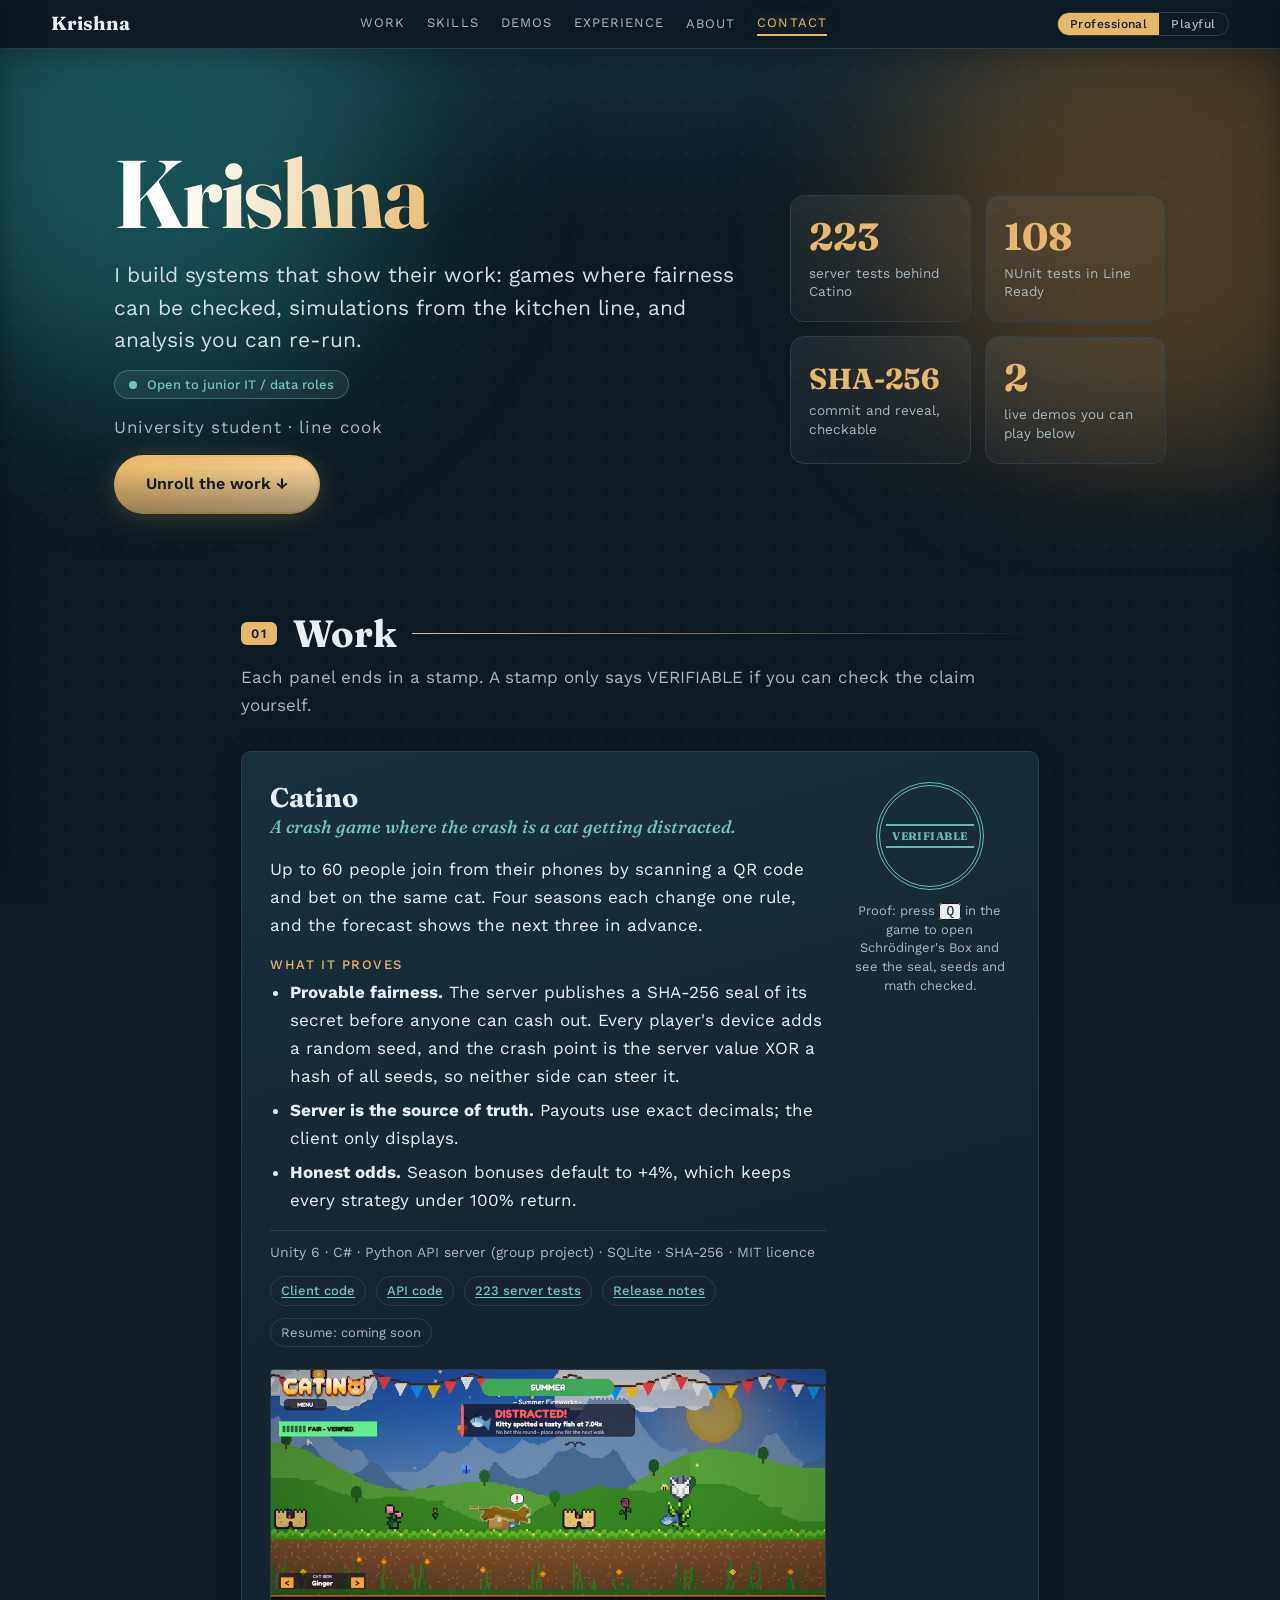
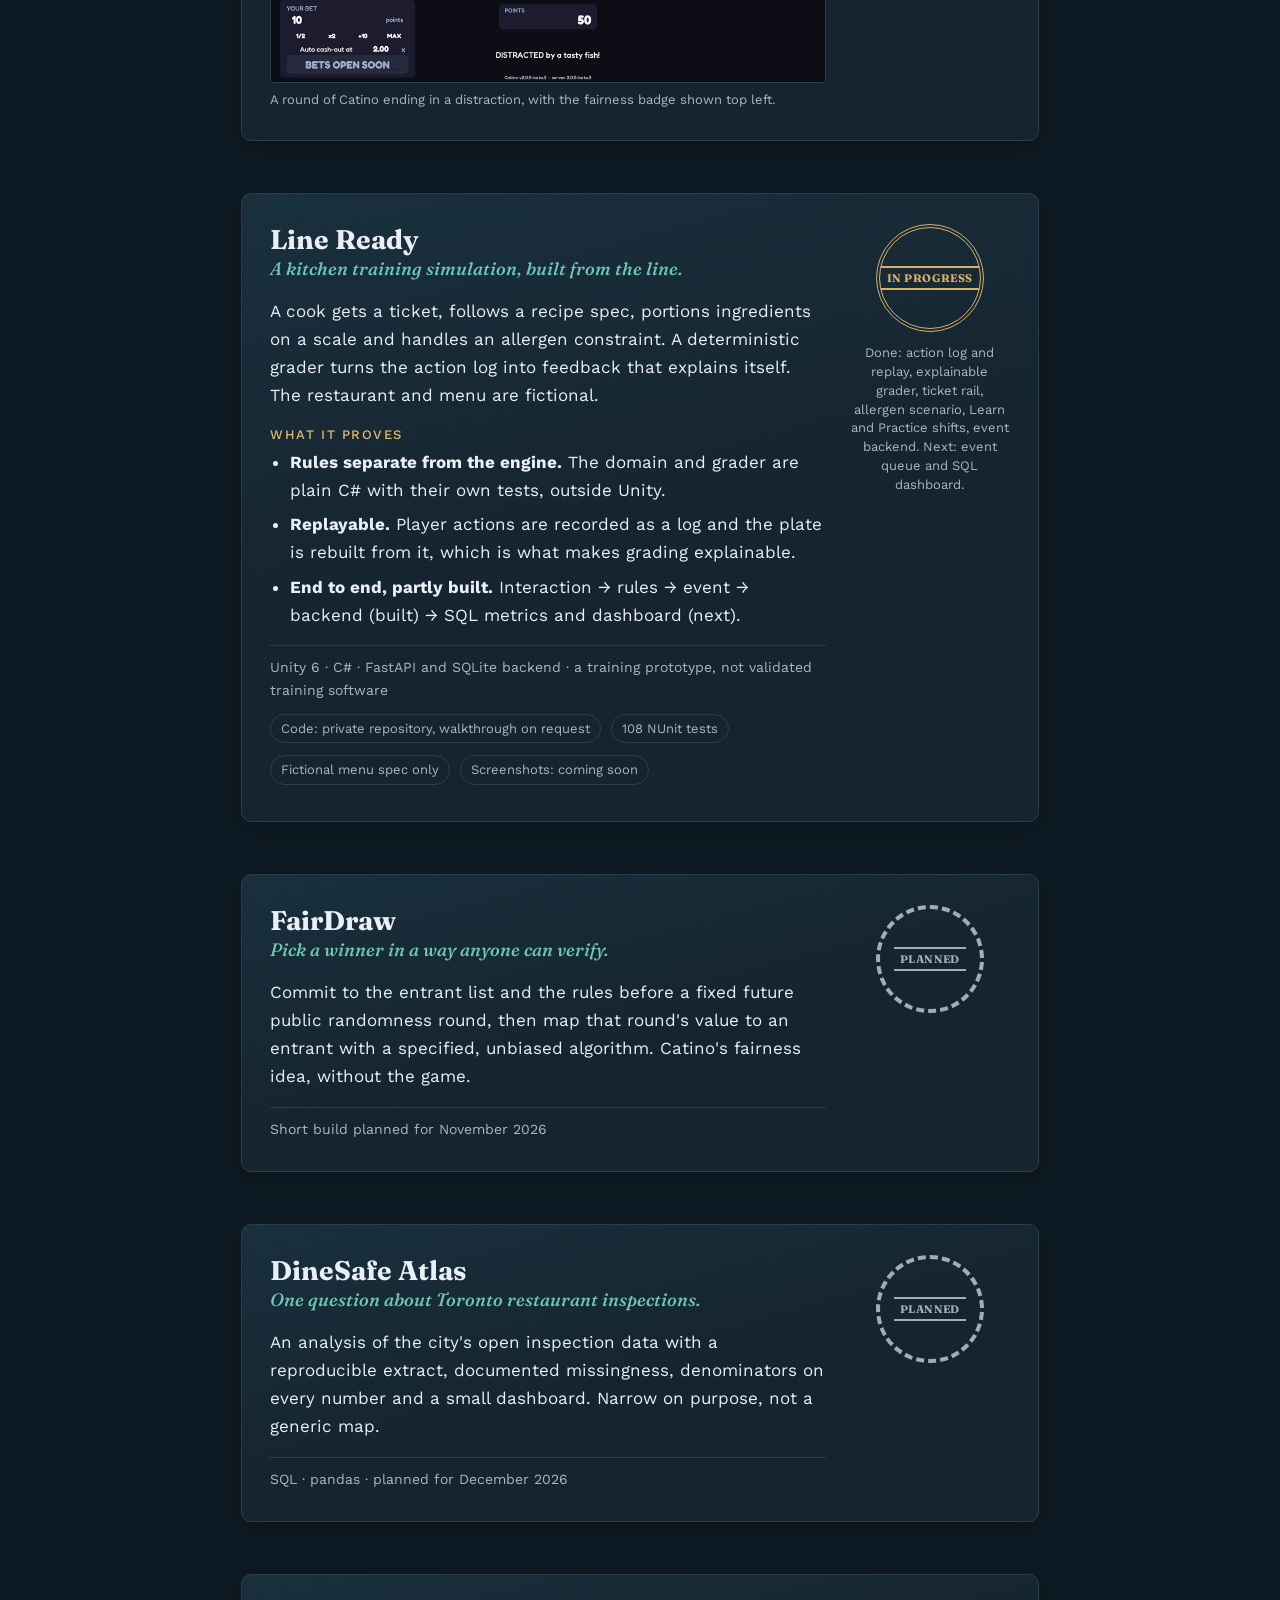
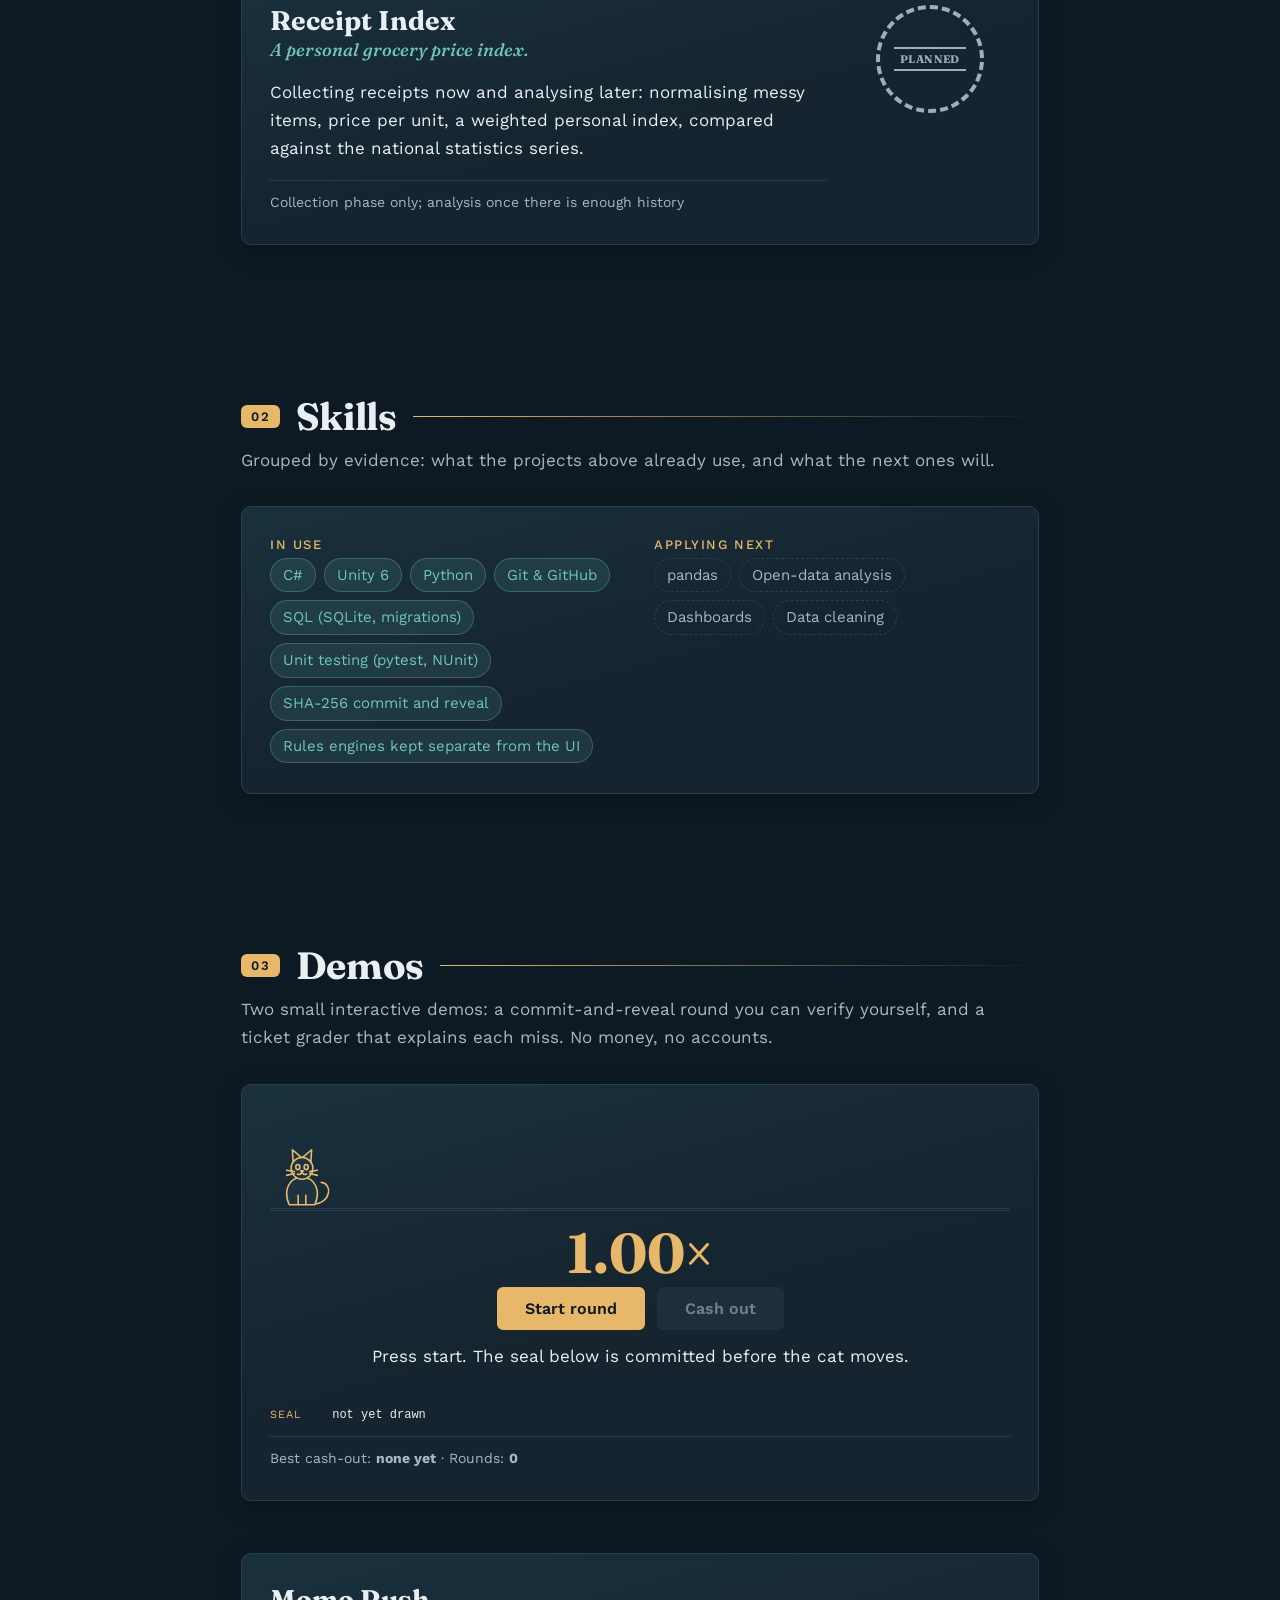
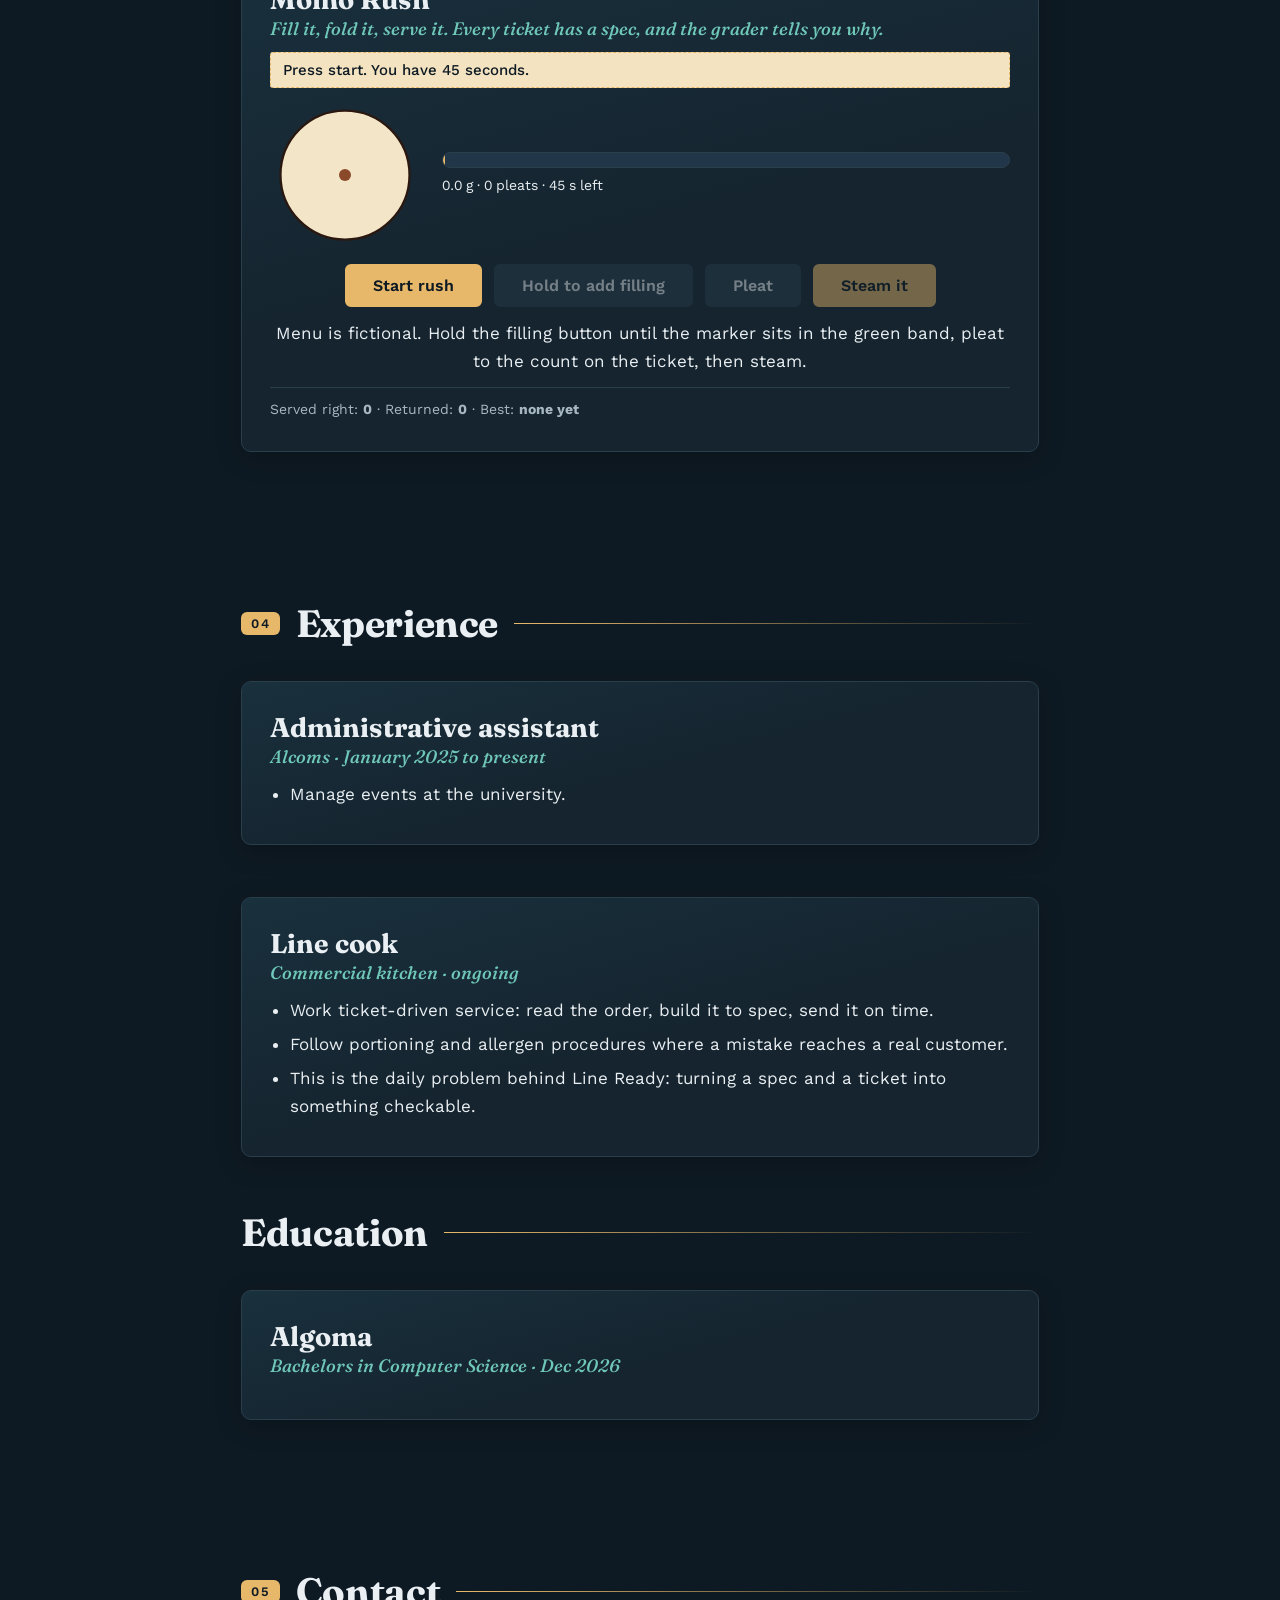
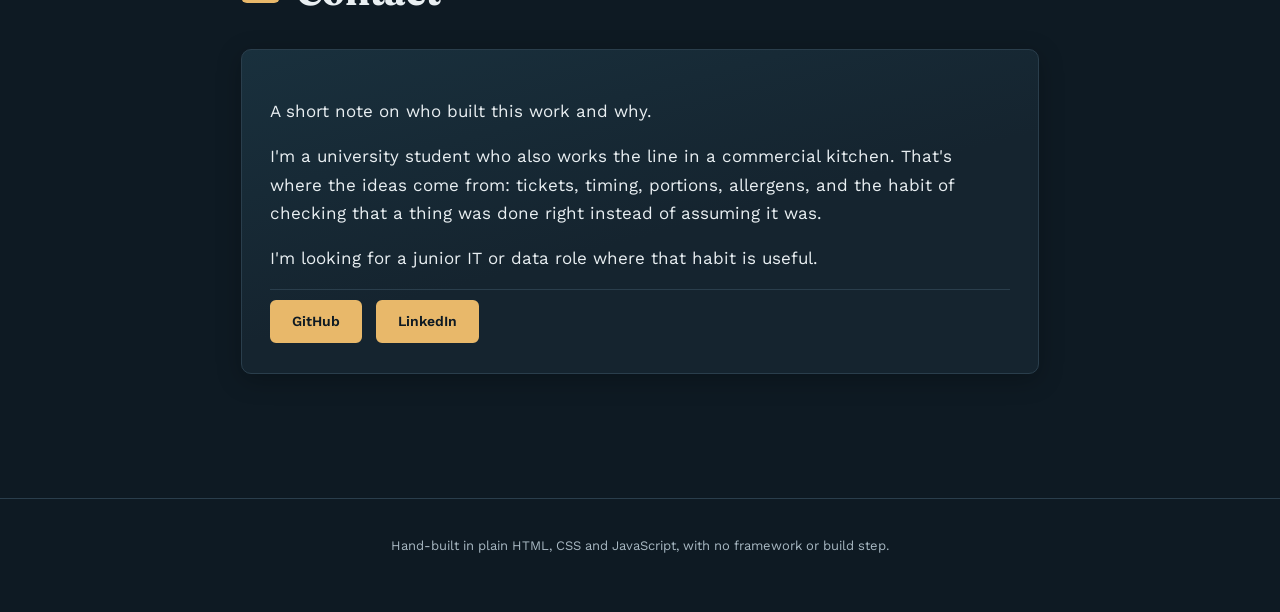
<file: index.html>
<!doctype html>
<html lang="en" data-view="pro">
<head>
  <meta charset="utf-8">
  <meta name="viewport" content="width=device-width, initial-scale=1">
  <title>Krishna — Portfolio</title>
  <meta name="description" content="Student and line cook building systems that show their work: provably fair games, kitchen simulations and open-data analysis.">
  <meta property="og:title" content="Krishna — Portfolio">
  <meta property="og:description" content="Systems that show their work: provably fair games, kitchen simulations and open-data analysis.">
  <meta property="og:type" content="website">
  <!-- TODO(domain): og:image must be an absolute URL for link previews to work. Change "og.png" to https://<domain>/og.png once the domain is set. -->
  <meta property="og:image" content="og.png">
  <meta property="og:image:alt" content="Krishna: a mandala and prayer flags above the words systems that show their work">
  <meta name="twitter:card" content="summary_large_image">
  <meta name="theme-color" content="#4a0f0b">
  <link rel="icon" href="data:image/svg+xml,%3Csvg xmlns='http://www.w3.org/2000/svg' viewBox='0 0 64 64'%3E%3Ccircle cx='32' cy='32' r='32' fill='%239b2218'/%3E%3Cpath d='M17 30L16 12L29 22ZM47 30L48 12L35 22Z' fill='%23e2b04a'/%3E%3Ccircle cx='32' cy='37' r='17' fill='%23e2b04a'/%3E%3Ccircle cx='25.5' cy='34' r='2.6' fill='%234a0f0b'/%3E%3Ccircle cx='38.5' cy='34' r='2.6' fill='%234a0f0b'/%3E%3Cpath d='M29 43Q32 46 35 43' fill='none' stroke='%234a0f0b' stroke-width='2' stroke-linecap='round'/%3E%3C/svg%3E">
  <link rel="preconnect" href="https://fonts.googleapis.com">
  <link rel="preconnect" href="https://fonts.gstatic.com" crossorigin>
  <link href="https://fonts.googleapis.com/css2?family=Fraunces:opsz,wght@9..144,500;9..144,700&family=Tiro+Devanagari+Hindi&family=Work+Sans:wght@400;500&display=swap" rel="stylesheet">
  <link href="https://fonts.googleapis.com/css2?family=Ma+Shan+Zheng&text=%E9%AA%8C&display=swap" rel="stylesheet">
  <link rel="stylesheet" href="styles.css">
<script>
  // Pick the view before the page paints: ?view= in the link, else the saved choice, else the professional view.
  try {
    var d = document.documentElement, p = new URLSearchParams(location.search).get("view"), v = null;
    try {
      if (p === "playful" || p === "pro") localStorage.setItem("portfolio-view", p);
      v = localStorage.getItem("portfolio-view");
    } catch (e) { v = p; }
    d.dataset.view = v === "playful" ? "playful" : "pro";
  } catch (e) { /* storage blocked: professional view */ }
  // The cat opens the curtains on every page load, in both views, unless the visitor prefers reduced motion.
  try { if (!matchMedia("(prefers-reduced-motion: reduce)").matches) document.documentElement.classList.add("has-intro"); } catch (e) { /* no intro */ }
</script>
</head>
<body>
<a class="skip" href="#top">Skip to content</a>

<!-- First-visit intro: curtains open on a scroll held by the cat. Shown only when the head script adds the "has-intro" class. -->
<div class="curtain-intro" id="intro">
  <div class="curtain l"></div>
  <div class="curtain r"></div>
  <div class="intro-scroll">
    <svg class="cat" viewBox="0 0 100 100" aria-hidden="true"><use href="#cat"/></svg>
    <p class="intro-k only-playful">Hello, thanks for visiting. I hope you brought treats.</p>
    <p class="intro-t only-playful">Please have a look around and meet my master, Krishna.</p>
    <p class="intro-k only-pro">Welcome. Let me open the curtains.</p>
    <p class="intro-t only-pro">Krishna's portfolio</p>
  </div>
  <button class="intro-skip" id="intro-skip" type="button">Skip</button>
</div>

<!-- Shared drawings: one engraved-style cat reused with <use>, plus a hatching pattern for plates -->
<svg width="0" height="0" style="position:absolute" aria-hidden="true" focusable="false">
  <defs>
    <pattern id="hatch" width="4" height="4" patternUnits="userSpaceOnUse" patternTransform="rotate(45)">
      <rect width="4" height="4" fill="#e9d6a8"/>
      <path d="M0 0V4" stroke="#2a1810" stroke-opacity=".55" stroke-width=".9"/>
    </pattern>
    <symbol id="blossom" viewBox="-10 -10 20 20">
      <g fill="#f6b6c4" stroke="#d97a92" stroke-width=".5">
        <ellipse cx="0" cy="-5" rx="3.6" ry="5"/><ellipse cx="0" cy="-5" rx="3.6" ry="5" transform="rotate(72)"/>
        <ellipse cx="0" cy="-5" rx="3.6" ry="5" transform="rotate(144)"/><ellipse cx="0" cy="-5" rx="3.6" ry="5" transform="rotate(216)"/>
        <ellipse cx="0" cy="-5" rx="3.6" ry="5" transform="rotate(288)"/>
      </g>
      <circle r="1.6" fill="#e2b04a"/>
    </symbol>
    <symbol id="cat" viewBox="0 0 100 100">
      <g style="fill:var(--cat-fill,transparent);stroke:currentColor;stroke-width:2.5;stroke-linejoin:round;stroke-linecap:round">
        <path fill="none" d="M68 94C96 92 98 62 80 60"/>
        <path d="M30 95C20 72 30 52 50 52C70 52 80 72 70 95Z"/>
        <path d="M36 27L35 9L49 21Z"/><path d="M64 27L65 9L51 21Z"/>
        <circle cx="50" cy="38" r="17"/>
        <ellipse cx="43.5" cy="36" rx="3.2" ry="4"/><ellipse cx="56.5" cy="36" rx="3.2" ry="4"/>
        <path d="M48 42h4l-2 2.6Z"/>
        <path fill="none" d="M50 44.6Q47 49 43 47M50 44.6Q53 49 57 47"/>
        <path fill="none" d="M38 43L26 41M38 46L26 49M62 43L74 41M62 46L74 49"/>
        <path fill="none" d="M44 95V80M56 95V80"/>
      </g>
    </symbol>
  </defs>
</svg>

<header class="top">
  <a class="mark" href="#top" aria-label="Top"><svg class="cat" aria-hidden="true"><use href="#cat"/></svg><span class="mark-name only-pro">Krishna</span></a>
  <nav aria-label="Sections">
    <a href="#work">Work</a>
    <a href="#skills">Skills</a>
    <a href="#play"><span class="only-playful">Play</span><span class="only-pro">Demos</span></a>
    <a href="#path">Experience</a>
    <button class="nav-btn" id="about-btn" type="button" aria-haspopup="dialog">About</button>
    <a href="#colophon">Contact</a>
  </nav>
  <div class="view-switch" role="group" aria-label="Choose a view">
    <button type="button" data-v="pro" aria-pressed="true">Professional</button>
    <button type="button" data-v="playful" aria-pressed="false">Playful</button>
  </div>
  <svg class="cat hang" id="hang-cat" role="button" tabindex="0" aria-label="The cat, hanging upside down from the header. Activate to pet it, but not too much." hidden><use href="#cat"/></svg>
  <span class="bubble hang-bubble" id="hang-bubble" aria-hidden="true" hidden></span>
</header>

<main id="top">

  <div class="sky">
  <!-- Red lanterns -->
  <svg class="lantern l1" viewBox="0 0 44 112" aria-hidden="true">
    <path d="M22 0V28" stroke="#2a1008" stroke-width="1.5" fill="none"/>
    <rect x="12" y="26" width="20" height="6" rx="1.5" fill="#e2b04a"/>
    <ellipse cx="22" cy="56" rx="19" ry="24" fill="#b3231a"/>
    <path d="M22 32V80M10 35Q4 56 10 77M34 35Q40 56 34 77" stroke="#7a1410" stroke-width=".9" fill="none"/>
    <rect x="13" y="78" width="18" height="5" rx="1.5" fill="#e2b04a"/>
    <path d="M22 83V104M18 83L17 102M26 83L27 102" stroke="#e2b04a" stroke-width="1.6" stroke-linecap="round" fill="none"/>
  </svg>
  <svg class="lantern l2" viewBox="0 0 44 112" aria-hidden="true">
    <path d="M22 0V28" stroke="#2a1008" stroke-width="1.5" fill="none"/>
    <rect x="12" y="26" width="20" height="6" rx="1.5" fill="#e2b04a"/>
    <ellipse cx="22" cy="56" rx="19" ry="24" fill="#b3231a"/>
    <path d="M22 32V80M10 35Q4 56 10 77M34 35Q40 56 34 77" stroke="#7a1410" stroke-width=".9" fill="none"/>
    <rect x="13" y="78" width="18" height="5" rx="1.5" fill="#e2b04a"/>
    <path d="M22 83V104M18 83L17 102M26 83L27 102" stroke="#e2b04a" stroke-width="1.6" stroke-linecap="round" fill="none"/>
  </svg>
  <!-- Peach blossom branch in the corner -->
  <svg class="branch" viewBox="0 0 300 210" aria-hidden="true">
    <g fill="none" stroke="#2a1008" stroke-linecap="round">
      <path stroke-width="6" d="M300 18C250 24 205 48 160 88S70 150 18 142"/>
      <path stroke-width="3.5" d="M215 44C205 70 190 90 170 100"/>
      <path stroke-width="3" d="M120 112C112 140 96 160 78 170"/>
      <path stroke-width="2.5" d="M255 24C262 50 258 70 246 86"/>
    </g>
    <use href="#blossom" x="226" y="2" width="28" height="28"/><use href="#blossom" x="190" y="28" width="24" height="24"/>
    <use href="#blossom" x="150" y="60" width="30" height="30"/><use href="#blossom" x="100" y="96" width="26" height="26"/>
    <use href="#blossom" x="60" y="128" width="30" height="30"/><use href="#blossom" x="4" y="122" width="24" height="24"/>
    <use href="#blossom" x="232" y="76" width="22" height="22"/><use href="#blossom" x="156" y="96" width="20" height="20"/>
    <use href="#blossom" x="74" y="158" width="22" height="22"/>
  </svg>
  <!-- Prayer flags (lungta): blue, white, red, green, yellow -->
  <div class="flags"><svg class="cat on-string" id="flag-cat" role="button" tabindex="0" aria-label="The cat on the prayer flags. Activate to pet it, but not too much."><use href="#cat"/></svg><span class="bubble" id="flag-bubble" aria-hidden="true" hidden></span></div>

  <!-- Hero: mandala + intro -->
  <section class="hero">
    <svg class="mandala" viewBox="-200 -200 400 400" role="img" aria-label="Decorative mandala">
      <defs>
        <path id="petal" d="M0-150C22-122 22-92 0-68C-22-92-22-122 0-150Z"/>
        <path id="petal-lg" d="M0-185C34-150 34-112 0-92C-34-112-34-150 0-185Z"/>
      </defs>
      <g class="spin">
        <circle r="196" class="ring"/>
        <circle r="172" class="dots"/>
        <circle r="160" class="ring"/>
        <g class="petals-lg">
          <use href="#petal-lg"/><use href="#petal-lg" transform="rotate(45)"/>
          <use href="#petal-lg" transform="rotate(90)"/><use href="#petal-lg" transform="rotate(135)"/>
          <use href="#petal-lg" transform="rotate(180)"/><use href="#petal-lg" transform="rotate(225)"/>
          <use href="#petal-lg" transform="rotate(270)"/><use href="#petal-lg" transform="rotate(315)"/>
        </g>
        <g class="petals">
          <use href="#petal" transform="rotate(22.5)"/><use href="#petal" transform="rotate(67.5)"/>
          <use href="#petal" transform="rotate(112.5)"/><use href="#petal" transform="rotate(157.5)"/>
          <use href="#petal" transform="rotate(202.5)"/><use href="#petal" transform="rotate(247.5)"/>
          <use href="#petal" transform="rotate(292.5)"/><use href="#petal" transform="rotate(337.5)"/>
        </g>
        <circle r="62" class="ring"/>
      </g>
      <circle r="52" class="core"/>
      <g class="core-flower" fill="#9b2218" stroke="#4a0f0b" stroke-width="2" stroke-linejoin="round">
        <circle r="42" fill="none"/>
        <path id="core-petal" d="M0-36C11-26 11-13 0-6C-11-13-11-26 0-36Z"/>
        <path d="M0-36C11-26 11-13 0-6C-11-13-11-26 0-36Z" transform="rotate(45)"/><path d="M0-36C11-26 11-13 0-6C-11-13-11-26 0-36Z" transform="rotate(90)"/>
        <path d="M0-36C11-26 11-13 0-6C-11-13-11-26 0-36Z" transform="rotate(135)"/><path d="M0-36C11-26 11-13 0-6C-11-13-11-26 0-36Z" transform="rotate(180)"/>
        <path d="M0-36C11-26 11-13 0-6C-11-13-11-26 0-36Z" transform="rotate(225)"/><path d="M0-36C11-26 11-13 0-6C-11-13-11-26 0-36Z" transform="rotate(270)"/>
        <path d="M0-36C11-26 11-13 0-6C-11-13-11-26 0-36Z" transform="rotate(315)"/>
        <circle r="7" fill="#4a0f0b"/><circle r="2.6" fill="#e2b04a" stroke="none"/>
      </g>
    </svg>

    <div class="intro">
      <p class="kicker">नमस्ते &middot; namaste</p>
      <h1>Krishna</h1>
      <p class="dev-name" lang="ne">कृष्ण</p>
      <p class="lede">I build systems that show their work: games where fairness can be checked, simulations from the kitchen line, and analysis you can re-run.</p>
      <p class="hero-status only-pro"><i></i>Open to junior IT / data roles</p>
      <p class="sub">University student &middot; line cook<span class="only-playful"> &middot; aiming for a junior IT / data role</span></p>
      <p class="quip">I love writing code while my AI agents solve today's Wordle.
        <span class="tiles" aria-hidden="true"><i class="g"></i><i class="y"></i><i class="g"></i><i></i><i class="g"></i></span></p>
      <a class="cta" href="#work">Unroll the work</a>
    </div>
    <ul class="pro-stats only-pro" aria-label="Project facts">
      <li><b>223</b><span>server tests behind Catino</span></li>
      <li><b>108</b><span>NUnit tests in Line Ready</span></li>
      <li><b>SHA-256</b><span>commit and reveal, checkable</span></li>
      <li><b>2</b><span>live demos you can play below</span></li>
    </ul>
  </section>

  <!-- Himalayan ridge at sunrise -->
  <svg class="ridge" viewBox="0 0 1200 160" preserveAspectRatio="none" aria-hidden="true">
    <path class="far" d="M0 160V96L90 58 150 88 260 24 340 80 430 40 520 92 630 30 720 84 810 18 910 82 1010 44 1100 90 1200 60V160Z"/>
    <path class="snow" d="M260 24 238 48 254 44 262 54 274 44 284 50ZM810 18 786 46 802 42 812 52 824 42 838 48Z"/>
    <path class="near" d="M0 160V118L110 92 210 116 330 78 450 120 580 96 700 124 830 90 960 122 1080 100 1200 118V160Z"/>
  </svg>
  </div>

  <!-- Work -->
  <div class="dhaka" aria-hidden="true"></div>
  <section id="work" class="scroll">
    <h2 class="section-title"><span class="dev">कार्य</span> Work</h2>
    <p class="section-note">Each panel ends in a stamp. A stamp only says VERIFIABLE if you can check the claim yourself.</p>

    <article class="panel reveal">
      <div class="num" aria-hidden="true">१</div>
      <div class="body">
        <h3>Catino</h3>
        <p class="tag">A crash game where the crash is a cat getting distracted.</p>
        <p>Up to 60 people join from their phones by scanning a QR code and bet on the same cat. Four seasons each change one rule, and the forecast shows the next three in advance.</p>
        <h4>What it proves</h4>
        <ul>
          <li><strong>Provable fairness.</strong> The server publishes a SHA-256 seal of its secret before anyone can cash out. Every player's device adds a random seed, and the crash point is the server value XOR a hash of all seeds, so neither side can steer it.</li>
          <li><strong>Server is the source of truth.</strong> Payouts use exact decimals; the client only displays.</li>
          <li><strong>Honest odds.</strong> Season bonuses default to +4%, which keeps every strategy under 100% return.</li>
        </ul>
        <p class="meta">Unity 6 &middot; C# &middot; Python API server (group project) &middot; SQLite &middot; SHA-256 &middot; MIT licence</p>
        <ul class="evidence" aria-label="Evidence for Catino">
          <li><a href="https://github.com/Krishnabasyal23/kittycat" rel="noopener">Client code</a></li>
          <li><a href="https://github.com/Krishnabasyal23/KittyAPI" rel="noopener">API code</a></li>
          <li><a href="https://github.com/Krishnabasyal23/KittyAPI/tree/main/test" rel="noopener">223 server tests</a></li>
          <li><a href="https://github.com/Krishnabasyal23/kittycat/blob/main/CHANGELOG.md" rel="noopener">Release notes</a></li>
          <li>Resume: coming soon</li>
        </ul>
        <figure class="shot"><img src="assets/catino-round.png" width="960" height="540" loading="lazy" alt="Catino mid-round: a cat chases a fish across a summer meadow while the HUD shows a green FAIR-VERIFIED badge and a Distracted banner at 7.04x."><figcaption>A round of Catino ending in a distraction, with the fairness badge shown top left.</figcaption></figure>
      </div>
      <div class="seal">
        <div class="stamp ok" role="img" aria-label="Status: verifiable"><span>Verifiable</span></div>
        <p class="proof">Proof: press <kbd>Q</kbd> in the game to open Schrödinger's Box and see the seal, seeds and math checked.</p>
      </div>
    </article>

    <article class="panel reveal">
      <div class="num" aria-hidden="true">२</div>
      <div class="body">
        <h3>Line Ready</h3>
        <p class="tag">A kitchen training simulation, built from the line.</p>
        <p>A cook gets a ticket, follows a recipe spec, portions ingredients on a scale and handles an allergen constraint. A deterministic grader turns the action log into feedback that explains itself. The restaurant and menu are fictional.</p>
        <h4>What it proves</h4>
        <ul>
          <li><strong>Rules separate from the engine.</strong> The domain and grader are plain C# with their own tests, outside Unity.</li>
          <li><strong>Replayable.</strong> Player actions are recorded as a log and the plate is rebuilt from it, which is what makes grading explainable.</li>
          <li><strong>End to end, partly built.</strong> Interaction → rules → event → backend (built) → SQL metrics and dashboard (next).</li>
        </ul>
        <p class="meta">Unity 6 &middot; C# &middot; FastAPI and SQLite backend &middot; a training prototype, not validated training software</p>
        <ul class="evidence" aria-label="Evidence for Line Ready">
          <li>Code: private repository, walkthrough on request</li>
          <li>108 NUnit tests</li>
          <li>Fictional menu spec only</li>
          <li>Screenshots: coming soon</li>
        </ul>
      </div>
      <div class="seal">
        <div class="stamp wip" role="img" aria-label="Status: in progress"><span>In progress</span></div>
        <p class="proof">Done: action log and replay, explainable grader, ticket rail, allergen scenario, Learn and Practice shifts, event backend. Next: event queue and SQL dashboard.</p>
      </div>
    </article>

    <article class="panel reveal">
      <div class="num" aria-hidden="true">३</div>
      <div class="body">
        <h3>FairDraw</h3>
        <p class="tag">Pick a winner in a way anyone can verify.</p>
        <p>Commit to the entrant list and the rules before a fixed future public randomness round, then map that round's value to an entrant with a specified, unbiased algorithm. Catino's fairness idea, without the game.</p>
        <p class="meta">Short build planned for November 2026</p>
      </div>
      <div class="seal">
        <div class="stamp plan" role="img" aria-label="Status: planned"><span>Planned</span></div>
      </div>
    </article>

    <article class="panel reveal">
      <div class="num" aria-hidden="true">४</div>
      <div class="body">
        <h3>DineSafe Atlas</h3>
        <p class="tag">One question about Toronto restaurant inspections.</p>
        <p>An analysis of the city's open inspection data with a reproducible extract, documented missingness, denominators on every number and a small dashboard. Narrow on purpose, not a generic map.</p>
        <p class="meta">SQL &middot; pandas &middot; planned for December 2026</p>
      </div>
      <div class="seal">
        <div class="stamp plan" role="img" aria-label="Status: planned"><span>Planned</span></div>
      </div>
    </article>

    <article class="panel reveal">
      <div class="num" aria-hidden="true">५</div>
      <div class="body">
        <h3>Receipt Index</h3>
        <p class="tag">A personal grocery price index.</p>
        <p>Collecting receipts now and analysing later: normalising messy items, price per unit, a weighted personal index, compared against the national statistics series.</p>
        <p class="meta">Collection phase only; analysis once there is enough history</p>
      </div>
      <div class="seal">
        <div class="stamp plan" role="img" aria-label="Status: planned"><span>Planned</span></div>
      </div>
    </article>
  </section>

  <div class="dhaka" aria-hidden="true"></div>
  <!-- Skills: only what the projects above actually use, split from what is next -->
  <section id="skills" class="scroll">
    <h2 class="section-title"><span class="dev">सीप</span> Skills</h2>
    <p class="section-note">Grouped by evidence: what the projects above already use, and what the next ones will.</p>
    <div class="panel single reveal">
      <div class="body skills">
        <div>
          <h4>In use</h4>
          <ul class="chips">
            <li>C#</li><li>Unity 6</li><li>Python</li><li>Git &amp; GitHub</li>
            <li>SQL (SQLite, migrations)</li><li>Unit testing (pytest, NUnit)</li><li>SHA-256 commit and reveal</li>
            <li>Rules engines kept separate from the UI</li>
          </ul>
        </div>
        <div>
          <h4>Applying next</h4>
          <ul class="chips soft">
            <li>pandas</li><li>Open-data analysis</li>
            <li>Dashboards</li><li>Data cleaning</li>
          </ul>
        </div>
      </div>
    </div>
  </section>

  <div class="dhaka" aria-hidden="true"></div>
  <!-- Play: a pocket Catino. The round is sealed with SHA-256 before it starts and checked afterward. -->
  <section id="play" class="scroll">
    <h2 class="section-title"><span class="dev">खेल</span> <span class="only-playful">Play</span><span class="only-pro">Demos</span></h2>
    <p class="section-note only-playful">A pocket Catino. Cash out before the cat spots the butterfly. No money, no accounts, same idea as the real game: seal first, reveal after.</p>
    <p class="section-note only-pro">Two small interactive demos: a commit-and-reveal round you can verify yourself, and a ticket grader that explains each miss. No money, no accounts.</p>
    <div class="panel single reveal" id="game">
      <div class="body">
        <div class="track" aria-hidden="true">
          <svg class="cat runner" id="runner"><use href="#cat"/></svg>
          <svg class="fly" id="fly" viewBox="0 0 40 30" hidden>
            <ellipse cx="12" cy="11" rx="10" ry="8" fill="#9b2218"/><ellipse cx="28" cy="11" rx="10" ry="8" fill="#9b2218"/>
            <ellipse cx="13" cy="22" rx="7" ry="5" fill="#1f2f5c"/><ellipse cx="27" cy="22" rx="7" ry="5" fill="#1f2f5c"/>
            <rect x="19" y="5" width="2" height="21" fill="#2a1810"/>
          </svg>
        </div>
        <p class="mult" id="mult">1.00&times;</p>
        <div class="controls">
          <button class="btn" id="go" type="button">Start round</button>
          <button class="btn alt" id="out" type="button" disabled>Cash out</button>
        </div>
        <p class="status" id="status" role="status">Press start. The seal below is committed before the cat moves.</p>
        <p class="seal-line"><span>Seal</span> <code id="seal">not yet drawn</code></p>
        <p class="seal-line" id="reveal" hidden><span>Secret</span> <code id="secret"></code></p>
        <p class="stats">Best cash-out: <strong id="best">none yet</strong> &middot; Rounds: <strong id="rounds">0</strong></p>
      </div>
    </div>
    <div class="panel single reveal" id="momo">
      <div class="body">
        <h3>Momo Rush</h3>
        <p class="tag">Fill it, fold it, serve it. Every ticket has a spec, and the grader tells you why.</p>
        <p class="ticket" id="m-ticket">Press start. You have 45 seconds.</p>
        <div class="momo-stage">
          <svg class="momo" id="m-svg" viewBox="0 0 200 200" aria-hidden="true">
            <circle cx="100" cy="100" r="86" fill="#f3e6c8" stroke="#2a1810" stroke-width="3"/>
            <circle id="m-fill" cx="100" cy="100" r="8" fill="#8a4a2a"/>
            <g id="m-pleats" fill="none" stroke="#2a1810" stroke-width="3" stroke-linecap="round"></g>
          </svg>
          <div class="meter" aria-hidden="true"><div class="band" id="m-band"></div><div class="mark" id="m-mark"></div></div>
          <p class="readout"><span id="m-weight">0.0</span> g &middot; <span id="m-count">0</span> pleats &middot; <span id="m-time">45</span> s left</p>
        </div>
        <div class="controls">
          <button class="btn" id="m-start" type="button">Start rush</button>
          <button class="btn alt" id="m-hold" type="button" disabled>Hold to add filling</button>
          <button class="btn alt" id="m-pleat" type="button" disabled>Pleat</button>
          <button class="btn" id="m-steam" type="button" disabled>Steam it</button>
        </div>
        <p class="status" id="m-status" role="status">Menu is fictional. Hold the filling button until the marker sits in the green band, pleat to the count on the ticket, then steam.</p>
        <p class="stats">Served right: <strong id="m-ok">0</strong> &middot; Returned: <strong id="m-bad">0</strong> &middot; Best: <strong id="m-best">none yet</strong></p>
      </div>
    </div>
  </section>

  <div class="dhaka" aria-hidden="true"></div>
  <!-- Path: experience and education -->
  <section id="path" class="scroll">
    <h2 class="section-title"><span class="dev">अनुभव</span> Experience</h2>
    <div class="panel single reveal">
      <div class="body">
        <h3>Administrative assistant</h3>
        <p class="tag">Alcoms &middot; January 2025 to present</p>
        <ul>
          <li>Manage events at the university.</li>
        </ul>
      </div>
    </div>
    <div class="panel single reveal">
      <div class="body">
        <h3>Line cook</h3>
        <p class="tag">Commercial kitchen &middot; ongoing</p>
        <ul>
          <li>Work ticket-driven service: read the order, build it to spec, send it on time.</li>
          <li>Follow portioning and allergen procedures where a mistake reaches a real customer.</li>
          <li>This is the daily problem behind Line Ready: turning a spec and a ticket into something checkable.</li>
        </ul>
      </div>
    </div>
    <h2 class="section-title edu-title"><span class="dev">शिक्षा</span> Education</h2>
    <div class="panel single reveal">
      <div class="body">
        <h3>Algoma</h3>
        <p class="tag">Bachelors in Computer Science &middot; Dec 2026</p>
      </div>
    </div>
  </section>

  <div class="dhaka" aria-hidden="true"></div>
  <!-- Colophon -->
  <section id="colophon" class="scroll colophon">
    <h2 class="section-title"><span class="dev">निवेदन</span> <span class="only-playful">Colophon</span><span class="only-pro">Contact</span></h2>
    <div class="panel reveal single has-plate">
      <div class="body">
        <p class="only-playful">Like the inscription at the foot of a paubha, this is who made the work and why.</p>
        <p class="only-pro">A short note on who built this work and why.</p>
        <p>I'm a university student who also works the line in a commercial kitchen. That's where the ideas come from: tickets, timing, portions, allergens, and the habit of checking that a thing was done right instead of assuming it was.</p>
        <p>I'm looking for a junior IT or data role where that habit is useful.</p>
        <span class="chop" role="img" aria-label="Red seal meaning verified">验</span>
        <p class="meta links">
          <a href="https://github.com/Krishnabasyal23" rel="noopener">GitHub</a>
          <a href="https://www.linkedin.com/in/krishna-bashyal-a7a3aa329/" rel="noopener">LinkedIn</a>
        </p>
      </div>
      <figure class="plate">
        <svg viewBox="0 0 120 120" role="button" tabindex="0" aria-label="Engraving of a seated cat whose eyes follow the pointer. Activate to pet it.">
          <rect x="3" y="3" width="114" height="114" fill="none" stroke="#2a1810" stroke-width="1.5"/>
          <rect x="7" y="7" width="106" height="106" fill="none" stroke="#b88a2e" stroke-width="1"/>
          <use href="#cat" x="10" y="10" width="100" height="100" style="color:#2a1810;--cat-fill:url(#hatch)"/>
          <circle class="pupil" cx="53.5" cy="46" r="2" fill="#2a1810"/>
          <circle class="pupil" cx="66.5" cy="46" r="2" fill="#2a1810"/>
        </svg>
        <figcaption><strong>Plate I.</strong> <em>Felis catus</em>, chief reviewer of this site. Fond of butterflies, indifferent to deadlines.</figcaption>
      </figure>
    </div>
  </section>
</main>

<footer>
  <div class="temple">
  <svg class="pagoda" viewBox="0 0 200 120" aria-hidden="true">
    <g fill="currentColor">
      <rect x="99" y="6" width="2" height="20"/><circle cx="100" cy="6" r="3"/>
      <path d="M78 40Q89 36 100 26Q111 36 122 40L116 45H84Z"/><rect x="90" y="45" width="20" height="9"/>
      <path d="M64 68Q82 64 100 54Q118 64 136 68L130 73H70Z"/><rect x="84" y="73" width="32" height="9"/>
      <path d="M48 96Q74 92 100 82Q126 92 152 96L146 101H54Z"/><rect x="76" y="101" width="48" height="14"/>
      <rect x="66" y="115" width="68" height="5"/>
    </g>
  </svg>
  <svg class="cat foot-cat" aria-hidden="true"><use href="#cat"/></svg>
  </div>
  <p class="clock" id="clock" hidden>
    <span>Kathmandu <time id="ktm-time">--:--:--</time> <small>(UTC+5:45)</small></span>
    <span id="ktm-diff"></span>
    <label class="opt"><input type="checkbox" id="opt-trek-foot"> Trek meter</label>
    <button class="linklike" id="sky-btn" type="button">Sky: <span id="sky-name">day</span> (tap to preview)</button>
  </p>
  <p class="only-playful">Hand-built in plain HTML, CSS and SVG. Inspired by Nepali prayer flags, Himalayan ridgelines, dhaka fabric and tiered temple roofs; no sacred imagery is depicted.</p>
  <p class="only-pro">Hand-built in plain HTML, CSS and JavaScript, with no framework or build step.</p>
</footer>

<!-- Altitude meter: scroll position mapped onto a trek from Kathmandu to the summit. Decorative, so hidden from screen readers. -->
<aside class="trek" id="alt" aria-hidden="true" hidden>
  <p class="alt-read"><b id="alt-m">1,400</b> m <span id="alt-name">Kathmandu</span></p>
  <div class="alt-track" id="alt-track">
    <ol class="alt-stops" id="alt-stops"></ol>
    <svg class="cat alt-cat" id="alt-cat"><use href="#cat"/></svg>
  </div>
</aside>

<!-- Shown when the cat on the flags has been poked too often. A joke: sites cannot really close a tab. -->
<div class="cat-gone" id="cat-gone" role="dialog" aria-labelledby="cat-gone-title" hidden>
  <div class="curtain l" aria-hidden="true"></div>
  <div class="curtain r" aria-hidden="true"></div>
  <div class="cg-card">
    <p class="cg-kicker" lang="ne" aria-hidden="true">म्याउ</p>
    <p class="cg-title" id="cat-gone-title">The cat got annoyed, yoinked your scroll and closed the curtains.</p>
    <p class="small">Trade it back with treats.</p>
    <div class="cg-row">
    <label class="slide"><span class="slide-text" aria-hidden="true">Slide to give treats</span><input type="range" id="cg-slide" min="0" max="100" step="5" value="0" aria-label="Slide all the way to give the cat treats"></label>
    <svg class="cat cg-cat" viewBox="0 0 120 120" aria-hidden="true"><use href="#cat"/>
        <g class="cg-scroll">
          <rect x="32" y="49" width="56" height="9" rx="2" fill="#f3e6c8" stroke="#2a1810" stroke-width="1.5"/>
          <rect x="27" y="45" width="7" height="17" rx="3" fill="#e2b04a" stroke="#2a1810" stroke-width="1.5"/>
          <rect x="86" y="45" width="7" height="17" rx="3" fill="#e2b04a" stroke="#2a1810" stroke-width="1.5"/>
        </g>
      </svg>
    </div>
  </div>
</div>

<!-- About this site: hidden until the About button in the header is pressed. -->
<div class="about" id="about" role="dialog" aria-modal="true" aria-labelledby="about-title" hidden>
  <div class="about-card">
    <button class="about-close" id="about-close" type="button" aria-label="Close about">&times;</button>
    <p class="pp-kicker">बारेमा</p>
    <h2 id="about-title" tabindex="-1">About this site</h2>
    <p class="about-note">The look, the ideas behind it, and every small thing hidden in it.</p>
      <h3>Where it comes from</h3>
      <p class="only-playful">The look borrows from Nepali prayer flags, Himalayan ridgelines, dhaka fabric and tiered temple roofs, mixed with a Chinese hanging scroll and old print engravings. Only ornament is used (lotus, mandala, borders), and no sacred figures are depicted.</p>
      <p class="only-pro">This site is hand-built in plain HTML, CSS and JavaScript, with no framework and no build step, and it opens straight from a local file. The Playful view is an alternate, more decorative design with small interactive extras; use the switch in the header to try it.</p>
      <p>The idea underneath is <em>don't trust, verify</em>. A stamp on a project says only what a visitor can actually check: VERIFIABLE, IN PROGRESS or PLANNED. The game seals its result before it starts. The site is hand-built in plain HTML, CSS, JavaScript and SVG, with no framework and no build step.</p>
      <h3 class="only-playful">Things to find</h3>
      <dl class="feat only-playful">
        <dt>The cat on the prayer flags</dt>
        <dd>Poke it. It asks for attention now and then, and when you are further down the page it hangs upside down from the header to ask for pets. Annoy it too much and it pulls the curtains and yoinks your scroll until you slide over some treats. At night in your timezone it sleeps instead.</dd>
        <dt>The curtain intro</dt>
        <dd>Every visit opens with curtains and a note from the cat. It lasts about two seconds, and you can skip it with the button or Escape.</dd>
        <dt>Passport</dt>
        <dd>Seven stamps are hidden in the site, such as inspecting every project, finishing a game round or petting the cat in the colophon. Any five earn a visa. Open it from the button in the corner.</dd>
        <dt>Pocket Catino</dt>
        <dd>A small version of my game. The round's SHA-256 seal is shown before the cat moves and the secret is revealed after, so you can check the result yourself.</dd>
        <dt>Momo Rush</dt>
        <dd>A kitchen-ticket game with a fictional menu. Fill to weight, pleat to the count, steam it, and the grader explains every miss.</dd>
        <dt>Portal jumps</dt>
        <dd>Clicking a section link opens a ring of sparks and carries you there. Click or press Escape to skip it.</dd>
        <dt>Kathmandu clock and living sky</dt>
        <dd>The footer shows the time in Nepal (UTC+5:45) and how far it is from you. The sky behind the page follows your own time of day, and you can tap the sky button to preview other times.</dd>
        <dt>Trek meter</dt>
        <dd>Optional, off by default. As you scroll, an altitude readout climbs from Kathmandu to the summit.</dd>
        <dt>The engraved cat</dt>
        <dd>In the colophon, its eyes follow your pointer and it purrs when petted.</dd>
        <dt>Small details</dt>
        <dd>The hero mandala shimmers, peach blossoms drift down, lanterns hang from the top, and each panel unrolls as you reach it.</dd>
      </dl>
      <h3>Good to know</h3>
      <ul>
        <li class="only-pro">Nothing leaves your browser. There are no trackers and no cookies. Your choice of view is kept in localStorage on your device only.</li>
        <li class="only-playful">Nothing leaves your browser. There are no trackers and no cookies. Your choice of view, your stamps, and the trek meter choice are kept in localStorage on your device only.</li>
        <li class="only-playful">If you prefer reduced motion, the intro, portal and drifting petals are switched off.</li>
        <li>Buttons and cats can be reached and used with the keyboard.</li>
        <li>The kitchen content is fictional. No employer material appears anywhere on this site.</li>
      </ul>
  </div>
</div>

<!-- Passport: stamps collected by exploring. Filled and shown by script.js. -->
<button class="pp-btn" id="pp-btn" type="button" aria-expanded="false" aria-controls="pp-panel" hidden>
  <svg viewBox="0 0 24 24" aria-hidden="true" fill="none" stroke="currentColor" stroke-width="1.8"><rect x="5" y="2.5" width="14" height="19" rx="1.5"/><circle cx="12" cy="10" r="3.2"/><path d="M8.5 17h7"/></svg>
  <span>Passport <b id="pp-count">0</b>/<span id="pp-total">7</span></span>
</button>
<aside class="pp" id="pp-panel" role="dialog" aria-labelledby="pp-title" hidden>
  <button class="pp-close" id="pp-close" type="button" aria-label="Close passport">&times;</button>
  <p class="pp-kicker">राहदानी</p>
  <h2 id="pp-title" tabindex="-1">Passport</h2>
  <p class="pp-sub">Collect any 5 stamps by exploring this site to get your visa. They are saved only in your browser.</p>
  <ul class="pp-grid" id="pp-grid"></ul>
  <label class="opt"><input type="checkbox" id="opt-trek"> Show the altitude trek meter</label>
  <div class="pp-visa" id="pp-visa" hidden>
    <span class="big">Visa approved</span>
    <p>You explored plenty of the portfolio. Let's talk.</p>
    <p class="links"><a href="#colophon" id="pp-contact">Go to contact</a></p>
  </div>
</aside>
<div class="pp-toast" id="pp-toast" role="status"></div>

<!-- Portal effect for in-page jumps: one full-screen canvas drawn by script.js. -->
<canvas class="portal" id="portal" aria-hidden="true"></canvas>

<script src="script.js"></script>
</body>
</html>
</file>
<file: styles.css>
:root {
  --vermilion: #9b2218;
  --deep: #4a0f0b;
  --gold: #e2b04a;
  --gold-dim: #b88a2e;
  --parchment: #f3e6c8;
  --ink: #2a1810;
  --paper: url("data:image/svg+xml,%3Csvg xmlns='http://www.w3.org/2000/svg' width='220' height='220'%3E%3Cfilter id='n'%3E%3CfeTurbulence type='fractalNoise' baseFrequency='.8' numOctaves='2' stitchTiles='stitch'/%3E%3CfeColorMatrix values='0 0 0 0 .35 0 0 0 0 .25 0 0 0 0 .1 0 0 0 .2 0'/%3E%3C/filter%3E%3Crect width='100%25' height='100%25' filter='url(%23n)'/%3E%3C/svg%3E"), radial-gradient(ellipse at 50% 40%, #f6ebd0 55%, #e0c994 100%);
  --indigo: #1f2f5c;
  --green: #2f6b57;
  --serif: "Fraunces", Georgia, serif;
  --sans: "Work Sans", system-ui, sans-serif;
  --dev: "Tiro Devanagari Hindi", "Noto Serif Devanagari", serif;
}

* { box-sizing: border-box; }
html { scroll-behavior: smooth; scroll-padding-top: 72px; }

body {
  margin: 0;
  font: 17px/1.65 var(--sans);
  color: var(--parchment);
  background-color: var(--deep);
  /* tiny repeating diamond lattice, the cloth-border feel of a paubha */
  background-image: url("data:image/svg+xml,%3Csvg xmlns='http://www.w3.org/2000/svg' width='28' height='28'%3E%3Cpath d='M14 3 25 14 14 25 3 14Z' fill='none' stroke='%23e2b04a' stroke-opacity='.12'/%3E%3C/svg%3E");
}

a { color: inherit; }
:focus-visible { outline: 3px solid var(--gold); outline-offset: 3px; }

/* header */
.top {
  position: sticky; top: 0; z-index: 10;
  display: flex; justify-content: space-between; align-items: center;
  padding: 10px max(16px, 4vw);
  background: rgba(74, 15, 11, .92);
  border-bottom: 2px solid var(--gold-dim);
  backdrop-filter: blur(4px);
}
.mark { display: block; text-decoration: none; color: var(--gold); }
.mark .cat { width: 34px; height: 34px; }
.top nav { display: flex; gap: 22px; }
.top nav a { text-decoration: none; letter-spacing: .08em; text-transform: uppercase; font-size: 13px; }
.top nav a:hover { color: var(--gold); }

/* sky: sunrise glow behind the flags, hero and ridge */
/* the sky follows the visitor's local time: night, dawn, day (default) or dusk. Bright colours stay in the bottom
   quarter so the hero text keeps its contrast. */
.sky { --g0: #4a0f0b; --g1: #4a0f0b; --g2: #7a1a12; --g3: #c0452a; position: relative; padding-top: 52px;
  background-image: var(--stars, linear-gradient(transparent, transparent)), linear-gradient(180deg, var(--g0) 0%, var(--g1) 40%, var(--g2) 80%, var(--g3) 100%); }
[data-sky="dawn"] .sky { --g0: #3a0f2b; --g1: #5a1230; --g2: #8a2a3a; --g3: #e0764a; }
[data-sky="dusk"] .sky { --g0: #2a1033; --g1: #4a1a45; --g2: #7a2a4a; --g3: #d8643a; }
[data-sky="night"] .sky { --g0: #0b0a20; --g1: #14123a; --g2: #2a1745; --g3: #5a2a55;
  --stars: radial-gradient(1.6px 1.6px at 12% 18%, #fff 50%, transparent 52%), radial-gradient(1.2px 1.2px at 27% 8%, #fff 50%, transparent 52%),
    radial-gradient(1.8px 1.8px at 41% 22%, #ffe9a8 50%, transparent 52%), radial-gradient(1.2px 1.2px at 58% 12%, #fff 50%, transparent 52%),
    radial-gradient(1.6px 1.6px at 73% 26%, #fff 50%, transparent 52%), radial-gradient(1.2px 1.2px at 88% 10%, #ffe9a8 50%, transparent 52%),
    radial-gradient(1.4px 1.4px at 6% 44%, #fff 50%, transparent 52%), radial-gradient(1.2px 1.2px at 95% 40%, #fff 50%, transparent 52%),
    radial-gradient(1.4px 1.4px at 34% 52%, #fff 50%, transparent 52%), radial-gradient(1.2px 1.2px at 66% 48%, #ffe9a8 50%, transparent 52%); }

/* kathmandu clock in the footer */
.clock { display: flex; flex-wrap: wrap; justify-content: center; gap: 6px 18px; margin: 0 auto 14px; font-size: 14px; }
.clock time { font-variant-numeric: tabular-nums; font-weight: 500; color: var(--parchment); }
.linklike { padding: 0; font: inherit; color: var(--gold); background: none; border: 0; border-bottom: 1px dotted var(--gold); cursor: pointer; }
.linklike:hover { color: var(--parchment); }

/* prayer flags: blue, white, red, green, yellow, repeated along a string */
.flags {
  position: relative;
  height: 40px;
  background: url("data:image/svg+xml,%3Csvg xmlns='http://www.w3.org/2000/svg' width='150' height='40'%3E%3Cpath d='M0 3H150' stroke='%23b88a2e' stroke-width='2'/%3E%3Crect x='3' y='4' width='24' height='30' fill='%231d4e9e'/%3E%3Crect x='33' y='4' width='24' height='30' fill='%23f4efe6'/%3E%3Crect x='63' y='4' width='24' height='30' fill='%23c0392b'/%3E%3Crect x='93' y='4' width='24' height='30' fill='%232e7d4f'/%3E%3Crect x='123' y='4' width='24' height='30' fill='%23e8b923'/%3E%3C/svg%3E") repeat-x;
}

/* hero */
.hero {
  display: grid; grid-template-columns: minmax(260px, 1fr) 1fr; gap: 40px;
  align-items: center; max-width: 1100px; margin: 0 auto;
  padding: 56px max(16px, 4vw) 48px;
}
.mandala { width: 100%; max-width: 460px; justify-self: center; }
.mandala .ring { fill: none; stroke: var(--gold); stroke-width: 1.5; }
.mandala .dots { fill: none; stroke: var(--gold); stroke-width: 5; stroke-linecap: round; stroke-dasharray: 0 10.8; }
.mandala .petals-lg use { fill: var(--vermilion); stroke: var(--gold); stroke-width: 1.5; }
.mandala .petals use { fill: var(--indigo); stroke: var(--gold); stroke-width: 1.5; }
.mandala .core { fill: var(--gold); }
/* The mandala stays put. Movement comes from a gold glimmer that travels around the petals and a slow march of the
   bead ring. Neither uses a transform, so nothing can swing off-centre in a browser that resolves transform-origin differently. */
.mandala .dots { animation: march 40s linear infinite; }
@keyframes march { to { stroke-dashoffset: -216; } }
.mandala .petals-lg use { animation: glimmer 6s ease-in-out infinite; }
.mandala .petals use { animation: glimmer 6s ease-in-out infinite; }
.mandala .petals-lg use:nth-child(2), .mandala .petals use:nth-child(2) { animation-delay: .75s; }
.mandala .petals-lg use:nth-child(3), .mandala .petals use:nth-child(3) { animation-delay: 1.5s; }
.mandala .petals-lg use:nth-child(4), .mandala .petals use:nth-child(4) { animation-delay: 2.25s; }
.mandala .petals-lg use:nth-child(5), .mandala .petals use:nth-child(5) { animation-delay: 3s; }
.mandala .petals-lg use:nth-child(6), .mandala .petals use:nth-child(6) { animation-delay: 3.75s; }
.mandala .petals-lg use:nth-child(7), .mandala .petals use:nth-child(7) { animation-delay: 4.5s; }
.mandala .petals-lg use:nth-child(8), .mandala .petals use:nth-child(8) { animation-delay: 5.25s; }
@keyframes glimmer { 0%, 70%, 100% { stroke: var(--gold); stroke-width: 1.5; } 85% { stroke: #fff2c4; stroke-width: 3; } }

.kicker { margin: 0; color: var(--gold); font: 22px var(--dev); }
h1 { margin: 4px 0 14px; font: 700 clamp(48px, 9vw, 88px)/1 var(--serif); color: var(--parchment); }
.dev-name { margin: -6px 0 12px; font: 32px/1.2 var(--dev); color: var(--gold); }
.lede { font-size: 20px; max-width: 34em; margin: 0 0 12px; }
.sub { margin: 0 0 14px; color: var(--gold); letter-spacing: .04em; }
.cta {
  display: inline-block; padding: 12px 26px; text-decoration: none;
  background: var(--gold); color: var(--deep); font-weight: 500;
  border: 2px solid var(--gold); border-radius: 2px;
}
.cta:hover { background: transparent; color: var(--gold); }

/* Himalayan ridge: far range in indigo, snow caps, near range merges into the page */
.ridge { display: block; width: 100%; height: clamp(80px, 13vw, 170px); }
.ridge .far { fill: var(--indigo); }
.ridge .snow { fill: var(--parchment); }
.ridge .near { fill: var(--deep); }

/* dhaka-fabric style divider */
.dhaka {
  height: 18px; max-width: 900px; margin: 8px auto 40px;
  border-block: 2px solid var(--gold-dim);
  background: url("data:image/svg+xml,%3Csvg xmlns='http://www.w3.org/2000/svg' width='28' height='14'%3E%3Crect width='28' height='14' fill='%232a0907'/%3E%3Cpath d='M0 14 7 1 14 14Z' fill='%23c0392b'/%3E%3Cpath d='M14 14 21 1 28 14Z' fill='%231d4e9e'/%3E%3Cpath d='M7 14 10.5 8 14 14Z' fill='%23e8b923'/%3E%3Cpath d='M21 14 24.5 8 28 14Z' fill='%232e7d4f'/%3E%3C/svg%3E") center/auto 14px repeat-x;
}

/* sections */
.scroll { max-width: 900px; margin: 0 auto; padding: 24px max(16px, 4vw) 72px; }
.section-title { font: 700 36px var(--serif); margin: 0 0 6px; color: var(--gold); }
.section-title .dev { font-family: var(--dev); font-weight: 400; margin-right: 10px; }
.section-note { margin: 0 0 32px; opacity: .85; }

/* panels: parchment inside a gold double frame */
.panel {
  position: relative;
  display: grid; grid-template-columns: 56px 1fr 190px; gap: 24px;
  margin-bottom: 52px; padding: 30px 28px;
  color: var(--ink);
  background: var(--paper);
  border: 4px double var(--gold-dim);
  outline: 3px solid var(--vermilion); outline-offset: -11px;
  box-shadow: inset 0 0 50px rgba(120, 80, 30, .35), 0 10px 30px rgba(0, 0, 0, .4);
}
.panel.single { grid-template-columns: 1fr; }
.num { font: 46px/1 var(--dev); color: var(--vermilion); }
.panel h3 { margin: 0; font: 700 30px/1.15 var(--serif); }
.tag { margin: 2px 0 12px; font: italic 500 18px var(--serif); color: var(--indigo); }
.panel h4 { margin: 18px 0 6px; font: 500 13px var(--sans); letter-spacing: .12em; text-transform: uppercase; color: var(--vermilion); }
.panel ul { margin: 0; padding-left: 20px; }
.panel li { margin-bottom: 6px; }
.meta { margin: 16px 0 0; font-size: 14px; color: #5a4636; border-top: 1px solid var(--gold-dim); padding-top: 10px; }
kbd { padding: 0 6px; border: 1px solid var(--ink); border-radius: 3px; font: 13px monospace; background: #fff8e6; }

/* rubber stamps */
.seal { display: flex; flex-direction: column; align-items: center; gap: 12px; text-align: center; }
.stamp {
  display: grid; place-items: center; width: 132px; height: 132px;
  border: 4px double currentColor; border-radius: 50%;
  transform: rotate(-9deg);
  font: 700 17px/1.1 var(--serif); letter-spacing: .1em; text-transform: uppercase;
  opacity: .94; background: rgba(255, 255, 255, .15);
}
.stamp span { padding: 6px 10px; border-top: 2px solid; border-bottom: 2px solid; }
.stamp.ok { color: #1f5a45; }
.stamp.wip { color: var(--indigo); }
.stamp.plan { color: #675745; border-style: dashed; }
.proof { margin: 0; font-size: 13px; line-height: 1.45; color: #4a3a2c; }

/* colophon */
.colophon .panel p:first-child { margin-top: 0; font: italic 500 20px var(--serif); }

footer .pagoda { width: 110px; margin: 0 auto 14px; display: block; opacity: .85; }
footer { padding: 36px max(16px, 4vw) 56px; text-align: center; font-size: 13px; color: var(--gold); border-top: 2px solid var(--gold-dim); }
footer p { max-width: 640px; margin: 0 auto; }

/* scroll reveal: content is visible by default; JS adds .armed to opt in */
.armed .reveal { opacity: 0; transform: translateY(24px); transition: opacity .7s, transform .7s; }
.armed .reveal.in { opacity: 1; transform: none; }

@media (max-width: 760px) {
  .hero { grid-template-columns: 1fr; padding-top: 40px; text-align: center; }
  .lede { margin-inline: auto; }
  .panel { grid-template-columns: 1fr; gap: 14px; padding: 26px 22px; }
  .num { font-size: 34px; }
  .seal { flex-direction: row; text-align: left; }
  .stamp { width: 112px; height: 112px; flex: none; font-size: 12px; letter-spacing: .06em; }
  .stamp span { padding: 4px 6px; }
}

@media (prefers-reduced-motion: reduce) {
  html { scroll-behavior: auto; }
  .mandala .dots, .mandala .petals-lg use, .mandala .petals use { animation: none; }
  .armed .reveal { transition: none; }
}

/* skills */
.skills { display: grid; grid-template-columns: 1fr 1fr; gap: 28px; }
.skills h4 { margin-top: 0; }
.chips { display: flex; flex-wrap: wrap; gap: 8px; padding: 0; list-style: none; }
.chips li { margin: 0; padding: 4px 12px; font-size: 15px; background: var(--indigo); color: var(--parchment); border-radius: 2px; }
.chips.soft li { background: transparent; color: var(--indigo); border: 1.5px dashed var(--indigo); }
@media (max-width: 760px) { .skills { grid-template-columns: 1fr; } }

/* contact links */
.links { display: flex; gap: 14px; flex-wrap: wrap; }
.links a { padding: 8px 20px; font-weight: 500; text-decoration: none; color: var(--parchment); background: var(--vermilion); border: 2px solid var(--vermilion); border-radius: 2px; }
.links a:hover { background: transparent; color: var(--vermilion); }
.edu-title { margin-top: 40px; }

/* cats: one drawing, coloured and sized where it is used */
.cat { display: block; color: var(--gold); --cat-fill: var(--deep); overflow: visible; }
.on-string { position: absolute; top: -50px; right: 14%; width: 56px; height: 56px; }
.temple { display: flex; align-items: flex-end; justify-content: center; gap: 18px; margin-bottom: 14px; }
.temple .pagoda { margin: 0; }
.foot-cat { width: 56px; height: 56px; }

/* vintage print details: illuminated first letter, ruled headings */
.tag + p:not(.ticket)::first-letter { float: left; padding: 6px 10px 0 0; font: 700 3.6em/.8 var(--serif); color: var(--vermilion); text-shadow: 1px 1px 0 var(--gold-dim); }
.section-title { display: flex; align-items: center; gap: 16px; }
.section-title::after { content: ""; flex: 1; height: 6px; border-block: 1px solid var(--gold-dim); }

/* bestiary plate in the colophon */
.colophon .panel.has-plate { grid-template-columns: 1fr 220px; align-items: start; }
.plate { margin: 0; text-align: center; }
.plate svg { width: 100%; max-width: 220px; background: #f1e2bd; box-shadow: 0 2px 8px rgba(42, 24, 16, .3); }
.plate figcaption { margin-top: 8px; font: italic 14px/1.4 var(--serif); color: #4a3a2c; }
.pupil { transition: transform .08s linear; }
@media (max-width: 760px) { .colophon .panel.has-plate { grid-template-columns: 1fr; } .plate { max-width: 220px; margin: 0 auto; } }

/* game */
.track { position: relative; height: 96px; border-bottom: 3px double var(--gold-dim); }
.runner { --cat-fill: #e9d6a8; color: var(--ink); position: absolute; bottom: 0; width: 64px; height: 64px;
  left: calc(var(--p, 0) * (100% - 64px)); }
.fly { position: absolute; bottom: 30px; width: 36px; left: calc(var(--p, 0) * (100% - 64px) + 66px); animation: flutter .4s ease-in-out infinite alternate; }
@keyframes flutter { to { transform: translateY(-6px) rotate(8deg); } }
.mult { margin: 14px 0 6px; font: 700 56px/1 var(--serif); color: var(--vermilion); text-align: center; }
.controls { display: flex; gap: 12px; justify-content: center; margin-bottom: 12px; }
.btn { padding: 10px 26px; font: 500 16px var(--sans); color: var(--parchment); background: var(--vermilion); border: 2px solid var(--vermilion); border-radius: 2px; cursor: pointer; }
.btn:hover:not(:disabled) { background: transparent; color: var(--vermilion); }
.btn.alt { background: var(--indigo); border-color: var(--indigo); }
.btn.alt:hover:not(:disabled) { background: transparent; color: var(--indigo); }
.btn:disabled { opacity: .45; cursor: not-allowed; }
.status { text-align: center; min-height: 3.3em; margin: 0 0 8px; }
.seal-line { margin: 4px 0; font-size: 13px; display: flex; gap: 10px; align-items: baseline; }
.seal-line span { flex: none; width: 52px; text-transform: uppercase; letter-spacing: .1em; font-size: 11px; color: var(--vermilion); }
.seal-line code { overflow-wrap: anywhere; font: 12px/1.4 ui-monospace, Consolas, monospace; }
.stats { margin: 12px 0 0; font-size: 14px; color: #5a4636; border-top: 1px solid var(--gold-dim); padding-top: 10px; }
@media (max-width: 760px) { .mult { font-size: 44px; } }
@media (prefers-reduced-motion: reduce) { .fly { animation: none; } }

/* author display rules and svg elements both ignore the hidden attribute unless forced */
[hidden] { display: none !important; }
.panel .chips { padding: 0; }

@media (max-width: 760px) {
  .top { padding: 10px 12px; }
  .top nav { gap: 12px; }
  .top nav a { font-size: 11px; letter-spacing: .04em; }
}

/* intro joke with a row of Wordle-style tiles */
.quip { margin: 0 0 28px; font: italic 500 18px/1.5 var(--serif); color: var(--parchment); opacity: .9; }
.tiles { display: inline-flex; gap: 3px; margin-left: 8px; vertical-align: -2px; }
.tiles i { width: 14px; height: 14px; border-radius: 2px; background: #787c7e; }
.tiles .g { background: #6aaa64; }
.tiles .y { background: #c9b458; }

/* skip link: off-screen until it gets keyboard focus */
.skip { position: absolute; left: 12px; top: -60px; z-index: 20; padding: 10px 16px; background: var(--gold); color: var(--deep); font-weight: 500; text-decoration: none; border-radius: 2px; }
.skip:focus { top: 8px; }

/* hanging-scroll panels: lacquered rods top and bottom, and the paper unrolls as it scrolls into view */
.panel::before, .panel::after {
  content: ""; position: absolute; left: -10px; right: -10px; height: 16px; border-radius: 8px; z-index: 1;
  background:
    radial-gradient(circle at 8px 50%, var(--gold) 0 6px, transparent 7px),
    radial-gradient(circle at calc(100% - 8px) 50%, var(--gold) 0 6px, transparent 7px),
    linear-gradient(180deg, #3a0d08, #9b2218 35%, #c0452a 50%, #7a1a12 75%, #3a0d08);
  box-shadow: 0 3px 6px rgba(0, 0, 0, .45);
}
.panel::before { top: -14px; }
.panel::after { bottom: -14px; }
.armed .panel.reveal { opacity: 1; transform: none; clip-path: inset(-20px -40px 100% -40px); transition: clip-path 1.1s cubic-bezier(.22, .8, .25, 1); }
.armed .panel.reveal.in { clip-path: inset(-20px -40px -40px -40px); }
@media (prefers-reduced-motion: reduce) { .armed .panel.reveal { transition: none; } }

/* falling peach blossoms */
.petals { position: fixed; inset: 0; z-index: 6; overflow: hidden; pointer-events: none; }
.petals i { position: absolute; top: -24px; width: var(--s); height: var(--s); background: #f5aab9; border-radius: 100% 0 100% 0; opacity: .75; animation: fall var(--d) linear infinite; }
@keyframes fall {
  0% { transform: translate(0, 0) rotate(0); }
  50% { transform: translate(calc(var(--x) * -.5), 50vh) rotate(270deg); }
  100% { transform: translate(var(--x), calc(100vh + 40px)) rotate(540deg); }
}

/* blossom branch: decorative, hidden on narrow screens where it would crowd the text */
.branch { position: absolute; top: 44px; right: 0; width: 290px; z-index: 2; pointer-events: none; }
@media (max-width: 900px) { .branch { display: none; } }

/* red lanterns hanging from the top edge, swaying slightly */
.lantern { position: absolute; top: 0; z-index: 3; width: 44px; pointer-events: none; transform-origin: 50% 0; animation: swing 4.5s ease-in-out infinite alternate; }
.lantern.l1 { left: 2.5%; }
.lantern.l2 { left: 7%; width: 36px; animation-duration: 5.4s; animation-delay: -1.8s; }
@keyframes swing { from { transform: rotate(-4deg); } to { transform: rotate(4deg); } }
@media (max-width: 900px) { .lantern { display: none; } }
@media (prefers-reduced-motion: reduce) { .lantern { animation: none; } }

/* red seal (chop): the character means "verify" */
.chop { float: right; display: grid; place-items: center; width: 58px; height: 58px; margin: 0 0 8px 12px; transform: rotate(-5deg);
  font: 40px/1 "Ma Shan Zheng", "Noto Serif SC", serif; color: #f6e9c8; background: #b3231a; border-radius: 4px 6px 5px 7px;
  box-shadow: inset 0 0 0 2px #b3231a, inset 0 0 0 4px #f6e9c8, 0 1px 3px rgba(0, 0, 0, .3); opacity: .92; }

.top nav a[aria-current] { color: var(--gold); border-bottom: 2px solid var(--gold); }

.section-title + .panel { margin-top: 34px; }

/* portal jump: a full-screen canvas that is only shown (and only catches input) while the effect runs */
.portal { display: none; position: fixed; inset: 0; width: 100%; height: 100%; z-index: 30; touch-action: none; cursor: progress; }
.portal.on { display: block; }

/* passport: a floating button opens a booklet page of stamps earned by exploring the site */
.pp-btn { position: fixed; right: 16px; bottom: 16px; z-index: 12; display: flex; align-items: center; gap: 8px; padding: 10px 16px; font: 500 14px var(--sans); color: var(--parchment); background: var(--vermilion); border: 2px solid var(--gold); border-radius: 999px; cursor: pointer; box-shadow: 0 6px 18px rgba(0, 0, 0, .45); }
.pp-btn svg { width: 18px; height: 18px; }
.pp-btn.pulse { animation: pp-pulse .8s ease 2; }
@keyframes pp-pulse { 50% { transform: scale(1.08); box-shadow: 0 0 0 8px rgba(226, 176, 74, .35); } }
.pp { position: fixed; right: 16px; bottom: 70px; z-index: 13; width: min(360px, calc(100vw - 32px)); max-height: min(78vh, 640px); overflow: auto; padding: 24px 20px 20px; color: var(--ink); background: var(--paper); border: 4px double var(--gold-dim); outline: 3px solid var(--vermilion); outline-offset: -11px; box-shadow: inset 0 0 50px rgba(120, 80, 30, .35), 0 14px 40px rgba(0, 0, 0, .5); }
.pp-close { position: absolute; top: 10px; right: 14px; padding: 2px 8px; font: 24px/1 var(--sans); color: var(--vermilion); background: none; border: 0; cursor: pointer; }
.pp-kicker { margin: 0; font: 20px var(--dev); color: var(--vermilion); }
.pp h2 { margin: 0; font: 700 26px/1.2 var(--serif); }
.pp-sub { margin: 4px 0 0; font-size: 14px; color: #4a3a2c; }
.pp-grid { display: grid; grid-template-columns: repeat(3, 1fr); gap: 14px 10px; margin: 16px 0 0; padding: 0; list-style: none; }
.pp-stamp { text-align: center; font-size: 12px; line-height: 1.35; color: #4a3a2c; }
.pp-mark { display: grid; place-items: center; aspect-ratio: 1; margin-bottom: 4px; border: 3px dashed #a8987c; border-radius: 50%; color: #8a7a62; font: 700 22px var(--serif); }
.pp-stamp.got .pp-mark { border: 4px double var(--c); color: var(--c); transform: rotate(var(--r)); background: rgba(255, 255, 255, .15); font: 700 11px/1.1 var(--serif); letter-spacing: .08em; text-transform: uppercase; }
.pp-mark span { padding: 3px 4px; border-block: 2px solid; }
.pp-stamp strong { display: block; color: var(--ink); }
.pp-visa { margin-top: 18px; text-align: center; border-top: 1px solid var(--gold-dim); padding-top: 16px; }
.pp-visa .big { display: inline-block; padding: 8px 18px; color: #1f5a45; font: 700 22px/1.1 var(--serif); letter-spacing: .1em; text-transform: uppercase; border: 4px double currentColor; transform: rotate(-6deg); }
.pp-visa p { margin: 14px 0 12px; }
.pp-visa .links { justify-content: center; }
.pp-toast { position: fixed; left: 50%; bottom: 76px; z-index: 14; padding: 10px 18px; font-size: 14px; color: var(--parchment); background: var(--ink); border: 2px solid var(--gold); border-radius: 6px; opacity: 0; transform: translate(-50%, 16px); transition: opacity .3s, transform .3s; pointer-events: none; }
.pp-toast.show { opacity: 1; transform: translate(-50%, 0); }
.plate svg[role="button"] { cursor: pointer; }
.plate svg.petted { animation: hop .45s ease; }
@keyframes hop { 40% { transform: translateY(-8px) rotate(-2deg); } }
@media (max-width: 760px) { .pp { right: 12px; bottom: 66px; } }
@media (prefers-reduced-motion: reduce) { .pp-btn.pulse, .plate svg.petted { animation: none; } .pp-toast { transition: none; } }
.pp h2:focus { outline: none; }

/* altitude meter: a full trail on wide screens, a small readout pill on narrow ones */
.trek { position: fixed; z-index: 11; left: 12px; bottom: 16px; padding: 8px 14px; color: var(--parchment); background: rgba(42, 9, 7, .88); border: 2px solid var(--gold-dim); border-radius: 999px; font-size: 13px; pointer-events: none; }
.alt-read { margin: 0; }
.alt-read b { font-variant-numeric: tabular-nums; color: var(--gold); }
.alt-read span { margin-left: 4px; opacity: .85; }
.alt-track { display: none; }
@media (min-width: 1360px) {
  .trek { left: 18px; top: 50%; bottom: auto; transform: translateY(-50%); width: 178px; padding: 12px 12px 14px; border-radius: 8px; }
  .alt-read span { display: block; margin: 2px 0 0; font-size: 12px; }
  .alt-track { display: block; position: relative; height: min(42vh, 360px); margin: 12px 0 0 14px; border-left: 2px dashed var(--gold-dim); }
  .alt-stops { position: absolute; inset: 0; margin: 0; padding: 0; list-style: none; }
  .alt-stops li { position: absolute; left: -6px; bottom: calc(var(--p) * 100%); display: flex; align-items: center; gap: 8px; font-size: 11px; line-height: 1; white-space: nowrap; color: #bda98a; transform: translateY(50%); }
  .alt-stops li::before { content: ""; width: 10px; height: 10px; flex: none; border: 2px solid var(--gold-dim); border-radius: 50%; background: var(--deep); }
  .alt-stops li.passed { color: var(--parchment); }
  .alt-stops li.passed::before { background: var(--gold); border-color: var(--gold); }
  .alt-cat { position: absolute; left: 22px; bottom: calc(var(--p, 0) * (100% - 26px)); width: 26px; height: 26px; transform: translateX(-4px); }
}

/* opt-in switches for optional extras */
.opt { display: flex; align-items: center; gap: 8px; font-size: 13px; cursor: pointer; }
.opt input { width: 16px; height: 16px; accent-color: var(--vermilion); }
.pp .opt { margin-top: 16px; padding-top: 12px; border-top: 1px solid var(--gold-dim); color: #4a3a2c; }
.clock .opt { color: var(--gold); }


/* momo rush */
.ticket { margin: 6px 0 12px; padding: 8px 12px; font: 500 15px var(--sans); background: #fff8e6; border: 1.5px dashed var(--gold-dim); border-radius: 3px; }
.momo-stage { display: grid; grid-template-columns: 150px 1fr; gap: 6px 22px; align-items: center; }
.momo { width: 150px; height: 150px; grid-row: span 2; }
.meter { position: relative; height: 16px; background: #d9c8a0; border: 1.5px solid var(--ink); border-radius: 8px; overflow: hidden; align-self: end; }
.meter .band { position: absolute; top: 0; bottom: 0; background: #6aaa64; opacity: .85; }
.meter .mark { position: absolute; top: -2px; bottom: -2px; width: 4px; margin-left: -2px; background: var(--vermilion); }
.readout { margin: 0; align-self: start; font-variant-numeric: tabular-nums; font-size: 14px; }
.momo-stage + .controls { margin-top: 14px; flex-wrap: wrap; }
@media (max-width: 760px) { .momo-stage { grid-template-columns: 1fr; justify-items: center; } .meter { width: 100%; } }

/* the cat on the flags: pokeable, and it leaves when annoyed */
.on-string { cursor: pointer; transform-origin: 50% 100%; transition: transform .6s ease-in, opacity .6s; }
.on-string.poked { animation: cat-poke .4s ease; }
.on-string.fled { transform: translateY(-140px) rotate(12deg); opacity: 0; animation: none; }
@keyframes cat-poke { 30% { transform: translateY(-6px) rotate(-4deg); } 60% { transform: translateY(0) rotate(3deg); } }
.cat-gone { position: fixed; inset: 0; z-index: 40; display: grid; place-items: center; padding: 24px; overflow: hidden; color: var(--parchment); background: rgba(30, 6, 4, .5); -webkit-backdrop-filter: blur(10px); backdrop-filter: blur(10px); animation: cg-fade .5s ease both; }
.cat-gone.leaving { animation: cg-fade .5s ease reverse both; }
@keyframes cg-fade { from { opacity: 0; } }
/* the cat has pulled the curtains: two panels slide in from the sides and the page behind goes soft */
.curtain { position: absolute; top: 0; bottom: 0; width: 30%; background: repeating-linear-gradient(90deg, #7a1a12 0 24px, #5a0f09 24px 46px, #8a2418 46px 66px); box-shadow: 0 0 40px rgba(0, 0, 0, .55); animation: cg-in-l .8s cubic-bezier(.2, .8, .2, 1) both; }
.curtain::before { content: ""; position: absolute; inset: 0 0 auto 0; height: 14px; background: linear-gradient(var(--gold), var(--gold-dim)); }
.curtain.l { left: 0; border-right: 4px solid var(--gold-dim); }
.curtain.r { right: 0; border-left: 4px solid var(--gold-dim); animation-name: cg-in-r; }
.cat-gone.leaving .curtain.l { animation: cg-in-l .5s ease reverse both; }
.cat-gone.leaving .curtain.r { animation: cg-in-r .5s ease reverse both; }
@keyframes cg-in-l { from { transform: translateX(-100%); } }
@keyframes cg-in-r { from { transform: translateX(100%); } }
.cg-card { position: relative; z-index: 1; display: grid; justify-items: center; gap: 8px; width: min(440px, 100%); padding: 26px 22px 24px; text-align: center; background: rgba(42, 9, 7, .82); border: 3px double var(--gold-dim); border-radius: 6px; animation: cg-rise .6s ease .25s both; }
@keyframes cg-rise { from { opacity: 0; transform: translateY(16px); } }
.cg-kicker { margin: 0; font: 28px var(--dev); color: var(--gold); }
.cg-title { margin: 0; font: 700 clamp(22px, 5vw, 30px)/1.2 var(--serif); }
.cat-gone .small { margin: 0; font: 16px/1.5 var(--sans); color: #e8d6ad; }
/* slide-to-give-treats control: a native range input, so it works with a finger, a mouse and the arrow keys */
.slide { position: relative; display: block; width: min(320px, 100%); height: 52px; margin-top: 10px; background: rgba(226, 176, 74, .15); border: 2px solid var(--gold-dim); border-radius: 999px; }
.slide-text { position: absolute; inset: 0; display: grid; place-items: center; padding-left: 40px; font: 500 15px var(--sans); color: var(--parchment); pointer-events: none; }
.slide input { position: absolute; inset: 0; width: 100%; height: 100%; margin: 0; background: none; appearance: none; -webkit-appearance: none; cursor: grab; touch-action: pan-y; }
.slide input::-webkit-slider-runnable-track { height: 48px; background: none; }
.slide input::-moz-range-track { height: 48px; background: none; }
.slide input::-webkit-slider-thumb { -webkit-appearance: none; width: 44px; height: 44px; margin-top: 2px; background: var(--gold) url("data:image/svg+xml,%3Csvg xmlns='http://www.w3.org/2000/svg' viewBox='0 0 40 20'%3E%3Cpath d='M2 10C10 0 24 0 30 10C24 20 10 20 2 10ZM30 10L39 3V17Z' fill='%234a0f0b'/%3E%3C/svg%3E") center / 26px no-repeat; border: 2px solid var(--parchment); border-radius: 50%; box-shadow: 0 3px 8px rgba(0, 0, 0, .5); }
.slide input::-moz-range-thumb { width: 40px; height: 40px; background: var(--gold) url("data:image/svg+xml,%3Csvg xmlns='http://www.w3.org/2000/svg' viewBox='0 0 40 20'%3E%3Cpath d='M2 10C10 0 24 0 30 10C24 20 10 20 2 10ZM30 10L39 3V17Z' fill='%234a0f0b'/%3E%3C/svg%3E") center / 26px no-repeat; border: 2px solid var(--parchment); border-radius: 50%; }
.slide input:focus-visible { outline: 3px solid var(--gold); outline-offset: 3px; border-radius: 999px; }
.slide input:disabled { cursor: default; }
/* the cat waits in the corner, and perks up when it gets its treats */
.cg-row { display: flex; align-items: center; gap: 6px; width: 100%; margin-top: 10px; }
.cg-row .slide { flex: 1; width: auto; margin: 0; }
.cg-cat { flex: none; width: 92px; height: 92px; margin-left: -4px; color: var(--gold); --cat-fill: var(--deep); filter: drop-shadow(0 4px 10px rgba(0, 0, 0, .6)); }
.cat-gone.happy .cg-cat { animation: cat-happy .5s ease-in-out 4; }
.cg-scroll { transform-box: fill-box; }
.cat-gone.happy .cg-scroll { animation: scroll-back 1.4s ease-in forwards; }
@keyframes scroll-back { to { transform: translate(-90px, -170px) rotate(-18deg) scale(1.6); opacity: 0; } }
@keyframes cat-happy { 50% { transform: translateY(-18px) rotate(-6deg); } }
@media (max-width: 640px) { .curtain { width: 10%; } .cg-cat { width: 72px; height: 72px; } }
@media (prefers-reduced-motion: reduce) { .cat-gone.happy .cg-scroll { animation: none; opacity: 0; } .cat-gone, .curtain, .cg-card, .cg-cat, .cat-gone.leaving, .cat-gone.leaving .curtain, .cat-gone.happy .cg-cat { animation: none; } }

/* the hanging cat: upside down from the header's gold line once the flags have scrolled away */
.hang { position: absolute; top: calc(100% + 1px); right: 14%; width: 52px; height: 52px; rotate: 180deg; cursor: pointer; transition: transform .6s ease-in, opacity .6s; animation: hang-in .5s ease-out; }
@keyframes hang-in { from { transform: translateY(40px); opacity: 0; } }
.hang.poked { animation: hang-poke .4s ease; }
.hang.fled { transform: translateY(70px); opacity: 0; animation: none; }
@keyframes hang-poke { 30% { transform: translateY(-6px) rotate(5deg); } 60% { transform: translateY(0) rotate(-3deg); } }
.bubble.hang-bubble { top: calc(100% + 58px); right: calc(14% + 44px); border-radius: 14px 2px 14px 14px; }
@media (prefers-reduced-motion: reduce) { .hang, .hang.poked { animation: none; transition: none; } }

/* the cat's speech bubble */
.bubble { position: absolute; top: -52px; right: calc(14% + 64px); padding: 6px 12px; font: 500 14px var(--sans); color: var(--ink); background: var(--paper); border: 2px solid var(--vermilion); border-radius: 14px 14px 2px 14px; white-space: nowrap; pointer-events: none; animation: bubble-in .35s ease-out; }
@keyframes bubble-in { from { opacity: 0; transform: translateY(6px) scale(.9); } }
@media (max-width: 560px) { .bubble { right: calc(14% + 58px); font-size: 13px; } }
@media (prefers-reduced-motion: reduce) { .bubble { animation: none; } }

/* first-visit intro: closed curtains and a small scroll, then the curtains slide open (about 2 seconds in all) */
.curtain-intro { position: fixed; inset: 0; z-index: 60; display: none; place-items: center; overflow: hidden; }
.curtain-intro .curtain { width: 50.5%; animation: none; transition: transform .75s cubic-bezier(.6, 0, .3, 1); }
.curtain-intro .curtain.l { transform: none; }
.curtain-intro.open .curtain.l { transform: translateX(-102%); }
.curtain-intro.open .curtain.r { transform: translateX(102%); }
.intro-scroll { position: relative; z-index: 1; display: grid; justify-items: center; gap: 2px; box-sizing: border-box; width: min(420px, calc(100vw - 32px)); padding: 24px 22px 22px; text-align: center; color: var(--ink); background: var(--paper); border-block: 10px solid var(--gold-dim); border-radius: 4px; box-shadow: 0 10px 30px rgba(0, 0, 0, .5); animation: cg-rise .5s ease both; }
.curtain-intro.open .intro-scroll { opacity: 0; transition: opacity .3s; }
.intro-scroll .cat { width: 64px; height: 64px; color: var(--ink); --cat-fill: #e9d6a8; }
.intro-k { margin: 6px 0 4px; font: italic 500 clamp(16px, 4.6vw, 20px)/1.4 var(--serif); color: #4a3a2c; }
.intro-t { margin: 0; font: 700 clamp(22px, 6.4vw, 28px)/1.2 var(--serif); }
.intro-skip { position: absolute; z-index: 2; right: 16px; bottom: 16px; padding: 8px 18px; font: 500 14px var(--sans); color: var(--parchment); background: rgba(42, 9, 7, .8); border: 2px solid var(--gold-dim); border-radius: 999px; cursor: pointer; }
.curtain-intro.open .intro-skip { opacity: 0; }
html.has-intro .curtain-intro { display: grid; }
@media (prefers-reduced-motion: reduce) { .curtain-intro { display: none !important; } }

/* evidence rows and a project screenshot */
.body .evidence { display: flex; flex-wrap: wrap; gap: 6px 10px; margin: 12px 0 0; padding: 0; list-style: none; font-size: 13px; }
.evidence li { padding: 3px 10px; color: #4a3a2c; border: 1px solid var(--gold-dim); border-radius: 999px; }
.evidence a { color: var(--vermilion); font-weight: 500; text-underline-offset: 2px; }
.shot { margin: 16px 0 0; }
.shot img { display: block; width: 100%; height: auto; border: 3px double var(--gold-dim); border-radius: 3px; }
.shot figcaption { margin-top: 6px; font-size: 13px; color: #5a4636; }

/* at night the cat on the flags sleeps: it breathes slowly and stops asking for pets */
.on-string.asleep { animation: breathe 4s ease-in-out infinite; }
@keyframes breathe { 50% { transform: scale(1.05, 1.03); } }
@media (prefers-reduced-motion: reduce) { .on-string.asleep { animation: none; } }

/* about section: feature list */
.feat { margin: 8px 0 0; }
.feat dt { margin-top: 12px; font: 700 17px var(--serif); color: var(--vermilion); }
.feat dd { margin: 2px 0 0; }
@media (min-width: 760px) { .feat { columns: 2; column-gap: 32px; } .feat dt { break-after: avoid; } .feat dd { break-inside: avoid; } }
@media (max-width: 480px) { .top nav { gap: 8px; } .top nav a { font-size: 10px; letter-spacing: .02em; } }
.nav-btn { padding: 0; font: inherit; color: inherit; background: none; border: 0; cursor: pointer; text-transform: uppercase; letter-spacing: .08em; font-size: 13px; }
.nav-btn:hover { color: var(--gold); }
@media (max-width: 760px) { .nav-btn { font-size: 11px; letter-spacing: .04em; } }
@media (max-width: 480px) { .nav-btn { font-size: 10px; letter-spacing: .02em; } }
.about { position: fixed; inset: 0; z-index: 55; display: grid; place-items: center; padding: 16px; background: rgba(20, 6, 4, .74); }
.about-card { position: relative; box-sizing: border-box; width: min(860px, 100%); max-height: calc(100vh - 32px); overflow-y: auto; padding: 26px 26px 22px; color: var(--ink); background: var(--paper); border-block: 10px solid var(--gold-dim); border-radius: 4px; box-shadow: 0 14px 40px rgba(0, 0, 0, .55); }
.about-card h2 { margin: 0 0 4px; font: 700 28px/1.15 var(--serif); }
.about-card h3 { margin: 20px 0 6px; font: 700 20px var(--serif); }
.about-card .pp-kicker { margin: 0; }
.about-note { margin: 0; font-style: italic; opacity: .85; }
.about-close { position: sticky; top: 0; float: right; width: 36px; height: 36px; margin: -8px -8px 0 0; font-size: 26px; line-height: 1; color: var(--ink); background: var(--paper); border: 2px solid var(--gold-dim); border-radius: 50%; cursor: pointer; }
html.about-open { overflow: hidden; }
.about-card h2:focus { outline: none; }

/* view switch and the two views. The page is the professional view unless data-view is "playful" (set before paint). */
.only-pro { display: none; }
html[data-view="pro"] .only-pro { display: revert; }
html[data-view="pro"] .only-playful { display: none; }
.view-switch { display: inline-flex; border: 1.5px solid var(--gold-dim); border-radius: 999px; overflow: hidden; }
.view-switch button { padding: 4px 12px; font: 500 12px var(--sans); letter-spacing: .04em; color: var(--parchment); background: transparent; border: 0; cursor: pointer; }
.view-switch button[aria-pressed="true"] { color: var(--deep); background: var(--gold); }
@media (max-width: 760px) {
  .top { flex-wrap: wrap; row-gap: 6px; }
  .top nav { order: 3; width: 100%; justify-content: space-between; }
}

html[data-view="pro"] .mark .cat, html[data-view="pro"] .sky > svg, html[data-view="pro"] .flags, html[data-view="pro"] .mandala,
html[data-view="pro"] .dhaka, html[data-view="pro"] .kicker, html[data-view="pro"] .dev-name, html[data-view="pro"] .quip,
html[data-view="pro"] .dev, html[data-view="pro"] .num, html[data-view="pro"] .petals, html[data-view="pro"] .chop,
html[data-view="pro"] .plate, html[data-view="pro"] .temple, html[data-view="pro"] .clock,
html[data-view="pro"] .cat-gone, html[data-view="pro"] .hang, html[data-view="pro"] .bubble, html[data-view="pro"] .pp-btn,
html[data-view="pro"] .pp, html[data-view="pro"] .pp-toast, html[data-view="pro"] .trek, html[data-view="pro"] .portal { display: none !important; }

html[data-view="pro"] {
  --p-bg: #0e1a23; --p-card: #15242f; --p-line: #2a3e4c; --p-text: #e9eff2; --p-mute: #a8b8c2;
  --p-amber: #e8b86a; --p-teal: #6fc7b8; --p-ink: #0e1a23;
}
html[data-view="pro"] body { color: var(--p-text); background: radial-gradient(ellipse 80% 50% at 50% -10%, #1d3a4a 0%, transparent 70%), var(--p-bg); background-attachment: fixed; }
html[data-view="pro"] .top { background: rgba(14, 26, 35, .92); border-bottom: 1px solid var(--p-line); backdrop-filter: blur(6px); }
html[data-view="pro"] .mark { color: var(--p-text); }
html[data-view="pro"] .mark-name { font: 700 19px var(--serif); }
html[data-view="pro"] .top nav a { color: var(--p-mute); }
html[data-view="pro"] .top nav a:hover, html[data-view="pro"] .nav-btn:hover { color: var(--p-amber); }
html[data-view="pro"] .top nav a[aria-current] { color: var(--p-amber); border-bottom-color: var(--p-amber); }
html[data-view="pro"] .nav-btn { color: var(--p-mute); }
html[data-view="pro"] .view-switch { border-color: var(--p-line); }
html[data-view="pro"] .view-switch button { color: var(--p-mute); }
html[data-view="pro"] .view-switch button[aria-pressed="true"] { color: var(--p-ink); background: var(--p-amber); }
html[data-view="pro"] .sky { padding-top: 0; background: none; }
html[data-view="pro"] .hero { grid-template-columns: 1fr; padding-top: 72px; text-align: left; }
html[data-view="pro"] h1 { color: var(--p-text); font-size: clamp(40px, 7vw, 64px); }
html[data-view="pro"] .lede { color: #d3dde2; margin-inline: 0; }
html[data-view="pro"] .sub { color: var(--p-mute); }
html[data-view="pro"] .cta { color: var(--p-ink); background: var(--p-amber); border-color: var(--p-amber); border-radius: 6px; font-weight: 600; }
html[data-view="pro"] .cta:hover { color: var(--p-amber); background: transparent; }
html[data-view="pro"] .section-title { color: var(--p-text); font-size: 30px; }
html[data-view="pro"] .section-title::after { height: 0; border-block: 0; border-top: 1px solid var(--p-line); }
html[data-view="pro"] .section-note { color: var(--p-mute); opacity: 1; }
html[data-view="pro"] .panel { grid-template-columns: 1fr 160px; color: var(--p-text); background: var(--p-card); border: 1px solid var(--p-line); border-radius: 10px; outline: 0; box-shadow: 0 6px 24px rgba(0, 0, 0, .25); }
html[data-view="pro"] .panel.single { grid-template-columns: 1fr; }
html[data-view="pro"] .panel h3 { font-size: 24px; }
html[data-view="pro"] .tag { color: var(--p-teal); }
html[data-view="pro"] .tag + p:not(.ticket)::first-letter { float: none; padding: 0; font: inherit; color: inherit; text-shadow: none; }
html[data-view="pro"] .panel h4 { color: var(--p-amber); }
html[data-view="pro"] .meta { color: var(--p-mute); border-top-color: var(--p-line); }
html[data-view="pro"] .stamp { width: 96px; height: 96px; font-size: 12px; transform: none; background: transparent; }
html[data-view="pro"] .stamp span { padding: 4px 6px; }
html[data-view="pro"] .stamp.ok { color: var(--p-teal); }
html[data-view="pro"] .stamp.wip { color: var(--p-amber); }
html[data-view="pro"] .stamp.plan { color: var(--p-mute); }
html[data-view="pro"] .chips li { background: rgba(111, 199, 184, .12); color: var(--p-teal); border-radius: 999px; }
html[data-view="pro"] .chips.soft li { background: transparent; color: var(--p-mute); border: 1px dashed var(--p-line); }
html[data-view="pro"] .links a, html[data-view="pro"] .btn { color: var(--p-ink); background: var(--p-amber); border-color: var(--p-amber); border-radius: 6px; font-weight: 600; }
html[data-view="pro"] .links a:hover, html[data-view="pro"] .btn:hover:not(:disabled) { color: var(--p-amber); background: transparent; }
html[data-view="pro"] .btn.alt { color: var(--p-text); background: #2a3e4c; border-color: #2a3e4c; }
html[data-view="pro"] .btn.alt:hover:not(:disabled) { color: var(--p-text); background: transparent; }
html[data-view="pro"] .evidence li { color: var(--p-mute); border-color: var(--p-line); }
html[data-view="pro"] .evidence a { color: var(--p-teal); }
html[data-view="pro"] .shot img { border: 1px solid var(--p-line); }
html[data-view="pro"] .mult { color: var(--p-amber); }
html[data-view="pro"] .colophon .panel p:first-child { font: 500 17px var(--sans); }
html[data-view="pro"] .colophon .panel.has-plate { grid-template-columns: 1fr; }
html[data-view="pro"] footer { color: var(--p-mute); border-top: 1px solid var(--p-line); }
html[data-view="pro"] .about { background: rgba(8, 14, 20, .8); }
html[data-view="pro"] .about-card { color: var(--p-text); background: var(--p-card); border: 1px solid var(--p-line); border-radius: 10px; }
html[data-view="pro"] .about-close { color: var(--p-text); background: var(--p-card); border-color: var(--p-line); }
html[data-view="pro"] .feat dt { color: var(--p-amber); }
/* the cat's curtains in the professional view: deep teal velvet with a thin amber rail, opened on every visit */
html[data-view="pro"] .curtain-intro .curtain { background: repeating-linear-gradient(90deg, #0c3a44 0 26px, #09303a 26px 50px, #0f4652 50px 74px); }
html[data-view="pro"] .curtain-intro .curtain::before { background: linear-gradient(var(--p-amber), #b98a3e); }
html[data-view="pro"] .curtain-intro .curtain.l { border-right-color: #b98a3e; }
html[data-view="pro"] .curtain-intro .curtain.r { border-left-color: #b98a3e; }
html[data-view="pro"] .intro-scroll { color: var(--p-text); background: var(--p-card); border-block-color: var(--p-amber); border-radius: 10px; }
html[data-view="pro"] .intro-scroll .cat { color: var(--p-amber); --cat-fill: #1d3342; }
html[data-view="pro"] .intro-k { color: var(--p-mute); }
html[data-view="pro"] .intro-skip { color: var(--p-text); background: rgba(14, 26, 35, .85); border-color: var(--p-amber); }
html[data-view="pro"] .about-card .pp-kicker { display: none; }
html[data-view="pro"] .panel::before, html[data-view="pro"] .panel::after { display: none; }
html[data-view="pro"] .stamp { width: 108px; height: 108px; font-size: 11px; letter-spacing: .04em; }
html[data-view="pro"] .proof, html[data-view="pro"] .shot figcaption, html[data-view="pro"] .plate figcaption { color: var(--p-mute); }
html[data-view="pro"] .proof kbd { color: var(--p-ink); background: var(--p-text); }
html[data-view="pro"] .stats { color: var(--p-mute); border-top-color: var(--p-line); }
html[data-view="pro"] .track { border-bottom-color: var(--p-line); }
html[data-view="pro"] .runner { color: var(--p-amber); --cat-fill: #1d3342; }
html[data-view="pro"] .ticket { color: var(--p-ink); background: #f3e3c0; border-color: var(--p-amber); }
html[data-view="pro"] .meter { background: #22364a; border-color: var(--p-line); }
html[data-view="pro"] .meter .mark { background: var(--p-amber); }
html[data-view="pro"] .seal-line span { color: var(--p-amber); }
html[data-view="pro"] .pp-sub, html[data-view="pro"] .pp-stamp, html[data-view="pro"] .pp .opt { color: var(--p-mute); }

/* ---- professional view, second pass: more presence ---- */
.pro-stats, .hero-status { display: none; }
html[data-view="pro"] .pro-stats { display: grid; }
html[data-view="pro"] .hero-status { display: inline-flex; }
html[data-view="pro"] body { counter-reset: sec; background-image: radial-gradient(rgba(232, 184, 106, .07) 1px, transparent 1px), radial-gradient(ellipse 80% 50% at 50% -10%, #1d3a4a 0%, transparent 70%); background-size: 28px 28px, auto; background-color: var(--p-bg); }
html[data-view="pro"] .sky { position: relative; overflow: hidden; }
html[data-view="pro"] .sky::before, html[data-view="pro"] .sky::after { content: ""; position: absolute; z-index: 0; width: 520px; height: 520px; border-radius: 50%; filter: blur(90px); opacity: .5; pointer-events: none; animation: aurora 18s ease-in-out infinite alternate; }
html[data-view="pro"] .sky::before { top: -180px; left: -120px; background: #1f8a85; }
html[data-view="pro"] .sky::after { top: -100px; right: -140px; background: #c9822f; opacity: .32; animation-duration: 24s; animation-direction: alternate-reverse; }
@keyframes aurora { to { transform: translate(90px, 50px) scale(1.15); } }
html[data-view="pro"] .hero { position: relative; z-index: 1; grid-template-columns: 1.25fr .75fr; align-items: center; gap: 48px; max-width: 1100px; margin-inline: auto; padding: 96px 24px 72px; }
html[data-view="pro"] h1 { font-size: clamp(52px, 8.5vw, 96px); line-height: 1; letter-spacing: -.02em; margin: 0 0 18px; background: linear-gradient(100deg, #fff 10%, var(--p-amber) 55%, var(--p-teal) 100%); -webkit-background-clip: text; background-clip: text; color: transparent; }
html[data-view="pro"] .lede { font-size: 21px; line-height: 1.55; max-width: 34em; }
html[data-view="pro"] .hero-status { align-items: center; gap: 10px; margin: 0 0 14px; padding: 6px 14px; font: 500 13px var(--sans); color: var(--p-teal); background: rgba(111, 199, 184, .1); border: 1px solid rgba(111, 199, 184, .35); border-radius: 999px; }
html[data-view="pro"] .hero-status i { width: 8px; height: 8px; border-radius: 50%; background: var(--p-teal); box-shadow: 0 0 0 0 rgba(111, 199, 184, .7); animation: ping 2s infinite; }
@keyframes ping { to { box-shadow: 0 0 0 10px rgba(111, 199, 184, 0); } }
html[data-view="pro"] .intro > * { animation: rise .8s cubic-bezier(.2, .7, .2, 1) both; }
html[data-view="pro"] .intro > :nth-child(2) { animation-delay: .08s; }
html[data-view="pro"] .intro > :nth-child(n+3) { animation-delay: .2s; }
html[data-view="pro"] .pro-stats { gap: 14px; margin: 0; padding: 0; list-style: none; grid-template-columns: 1fr 1fr; animation: rise .9s .3s cubic-bezier(.2, .7, .2, 1) both; }
@keyframes rise { from { opacity: 0; transform: translateY(22px); } }
html[data-view="pro"] .pro-stats li { padding: 20px 18px; background: linear-gradient(160deg, rgba(255, 255, 255, .07), rgba(255, 255, 255, .02)); border: 1px solid var(--p-line); border-radius: 14px; backdrop-filter: blur(6px); transition: transform .25s, border-color .25s; }
html[data-view="pro"] .pro-stats li:hover { transform: translateY(-4px); border-color: var(--p-amber); }
html[data-view="pro"] .pro-stats b { display: block; font: 700 clamp(26px, 3.4vw, 38px)/1.1 var(--serif); color: var(--p-amber); }
html[data-view="pro"] .pro-stats span { display: block; margin-top: 6px; font-size: 13.5px; line-height: 1.4; color: var(--p-mute); }
html[data-view="pro"] .cta { padding: 14px 30px; font-size: 16px; border-radius: 999px; background: linear-gradient(100deg, var(--p-amber), #f1cf94); box-shadow: 0 8px 28px rgba(232, 184, 106, .28); transition: transform .2s, box-shadow .2s; }
html[data-view="pro"] .cta::after { content: " \2193"; }
html[data-view="pro"] .cta:hover { color: var(--p-ink); background: linear-gradient(100deg, var(--p-amber), #f1cf94); transform: translateY(-2px); box-shadow: 0 12px 34px rgba(232, 184, 106, .4); }
html[data-view="pro"] .section-title { font-size: 38px; letter-spacing: -.01em; }
html[data-view="pro"] .section-title:not(.edu-title)::before { counter-increment: sec; content: "0" counter(sec); order: -1; padding: 4px 10px; font: 600 13px var(--sans); letter-spacing: .1em; color: var(--p-ink); background: var(--p-amber); border-radius: 6px; }
html[data-view="pro"] .section-title::after { border-top: 0; height: 1px; background: linear-gradient(90deg, var(--p-amber), transparent); }
html[data-view="pro"] .panel { position: relative; background: linear-gradient(165deg, #19303d 0%, var(--p-card) 55%); transition: border-color .25s, box-shadow .25s; }
html[data-view="pro"] .panel::before { content: ""; position: absolute; inset: 0 auto 0 0; top: 0; width: 4px; height: auto; background: linear-gradient(var(--p-amber), var(--p-teal)); border-radius: 10px 0 0 10px; }
html[data-view="pro"] .panel::after { display: none; }
html[data-view="pro"] .panel:hover { border-color: #3d5a6c; box-shadow: 0 14px 40px rgba(0, 0, 0, .4), 0 0 0 1px rgba(232, 184, 106, .15); }
html[data-view="pro"] .panel h3 { font-size: 27px; }
html[data-view="pro"] .top { box-shadow: 0 8px 30px rgba(0, 0, 0, .25); }
html[data-view="pro"] .top nav a[aria-current] { border-bottom-width: 2px; text-shadow: 0 0 14px rgba(232, 184, 106, .5); }
html[data-view="pro"] .chips li { border: 1px solid rgba(111, 199, 184, .3); transition: background .2s; }
html[data-view="pro"] .chips li:hover { background: rgba(111, 199, 184, .22); }
@media (max-width: 860px) { html[data-view="pro"] .hero { grid-template-columns: 1fr; padding: 56px 20px 48px; gap: 32px; } }
@media (prefers-reduced-motion: reduce) { html[data-view="pro"] .sky::before, html[data-view="pro"] .sky::after, html[data-view="pro"] .hero-status i, html[data-view="pro"] .intro > *, html[data-view="pro"] .pro-stats { animation: none; } }
html[data-view="pro"] .sky { -webkit-mask-image: linear-gradient(#000 78%, transparent); mask-image: linear-gradient(#000 78%, transparent); }
html[data-view="pro"] .pro-stats li:nth-child(3) b { font-size: clamp(22px, 2.6vw, 29px); padding-top: 6px; }
</file>
